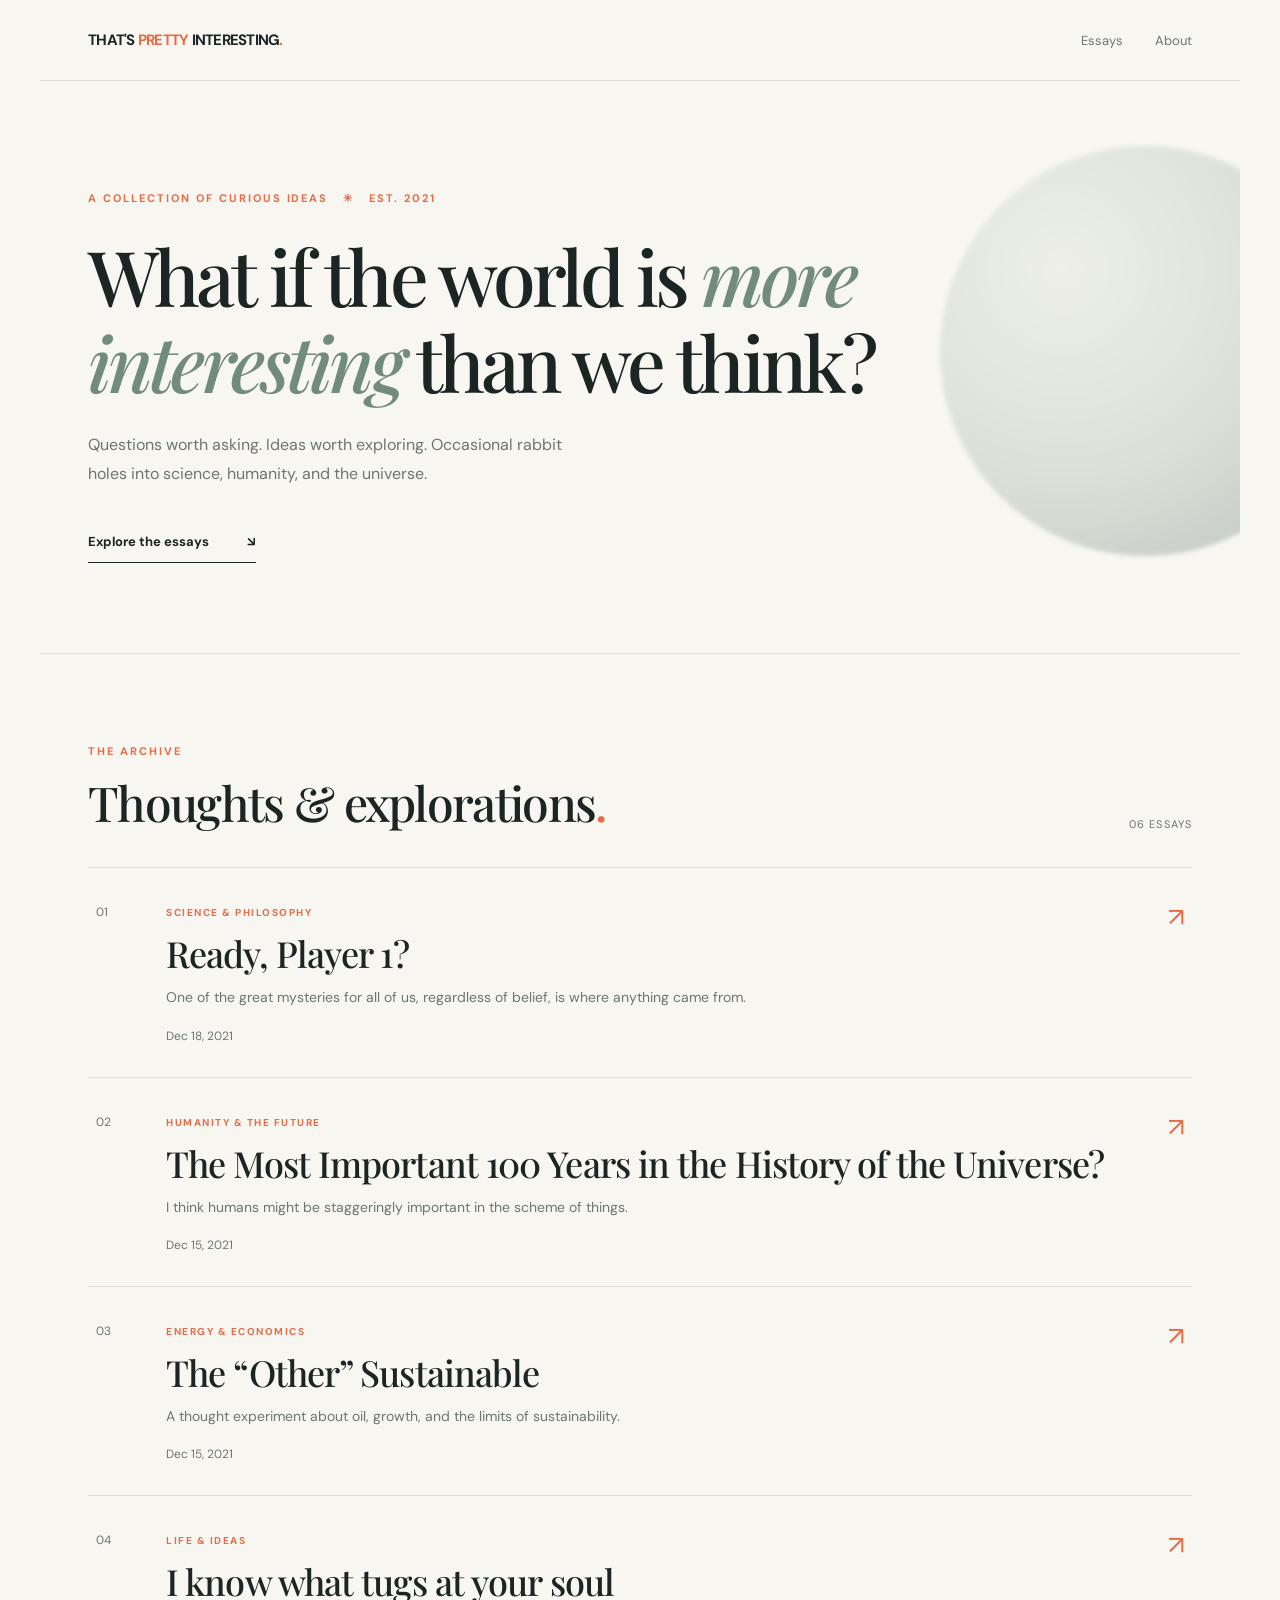
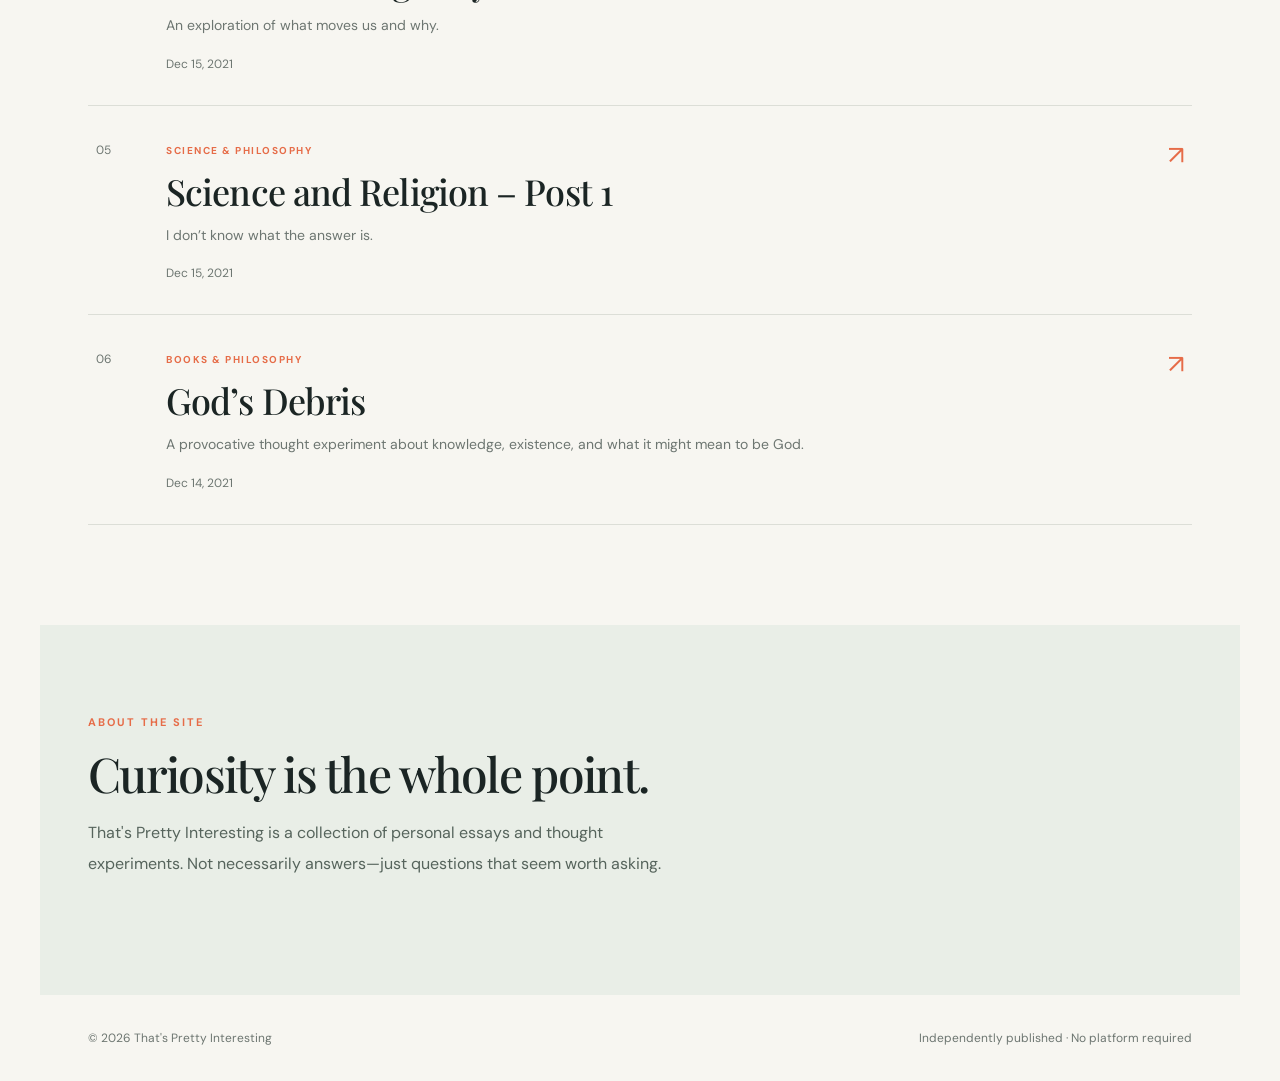
<file: index.html>
<!doctype html><html lang="en"><head><meta charset="utf-8"><meta name="viewport" content="width=device-width,initial-scale=1"><meta name="description" content="That's Pretty Interesting — essays on science, ideas, energy, and the human experience."><title>That's Pretty Interesting</title><link rel="stylesheet" href="style.css"></head><body><header class="top"><a class="brand" href="/">THAT'S <em>PRETTY</em> INTERESTING<span class="dot">.</span></a><nav><a href="#essays">Essays</a><a href="#about">About</a></nav></header><main><section class="hero"><div class="eyebrow">A COLLECTION OF CURIOUS IDEAS <span>✳</span> EST. 2021</div><h1>What if the world is <i>more interesting</i> than we think?</h1><p>Questions worth asking. Ideas worth exploring. Occasional rabbit holes into science, humanity, and the universe.</p><a class="explore" href="#essays">Explore the essays <span>↘</span></a><div class="orb" aria-hidden="true"></div></section><section id="essays" class="essays"><div class="section-heading"><div><span class="eyebrow">THE ARCHIVE</span><h2>Thoughts & explorations<span class="dot">.</span></h2></div><span class="count">06 ESSAYS</span></div><div id="post-list"></div></section><section id="about" class="about"><span class="eyebrow">ABOUT THE SITE</span><h2>Curiosity is the whole point.</h2><p>That's Pretty Interesting is a collection of personal essays and thought experiments. Not necessarily answers—just questions that seem worth asking.</p></section></main><footer><span>© <span id="year"></span> That's Pretty Interesting</span><span>Independently published · No platform required</span></footer><script src="posts.js"></script><script src="script.js"></script></body></html>
</file>
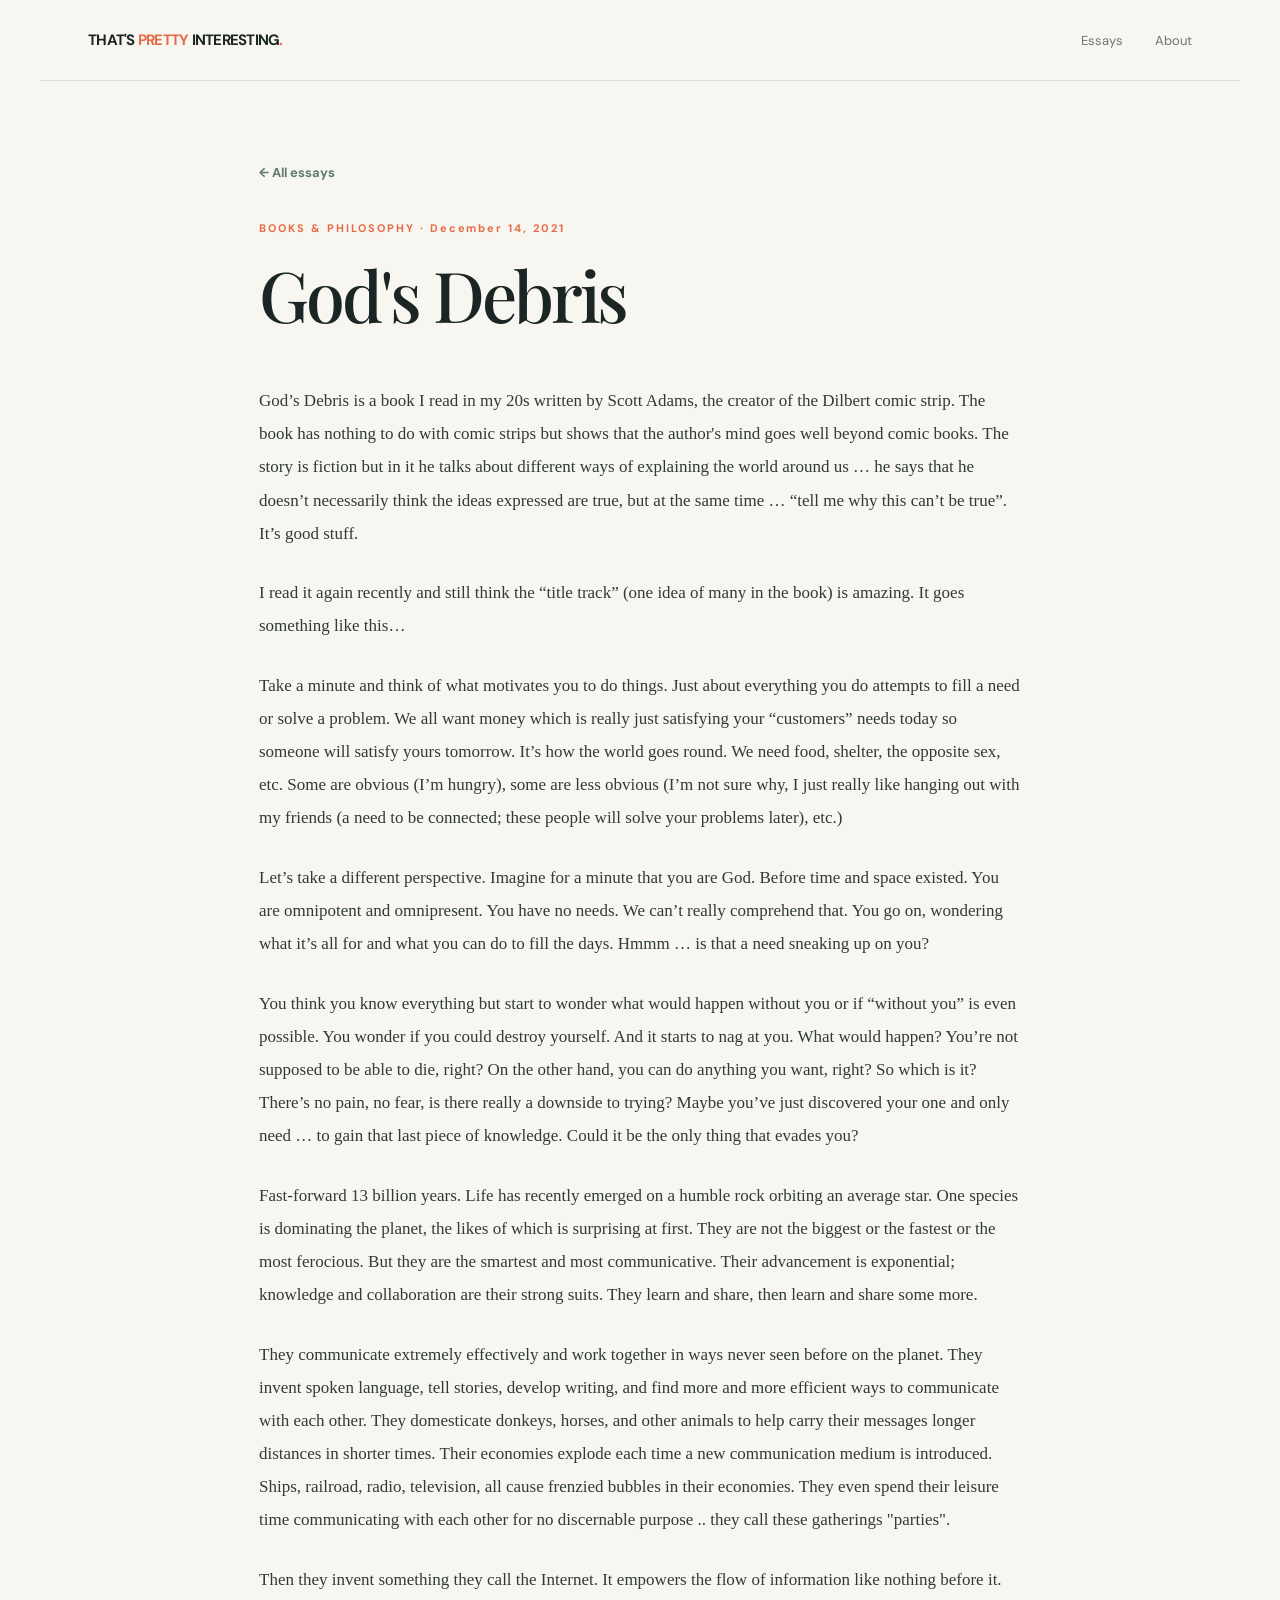
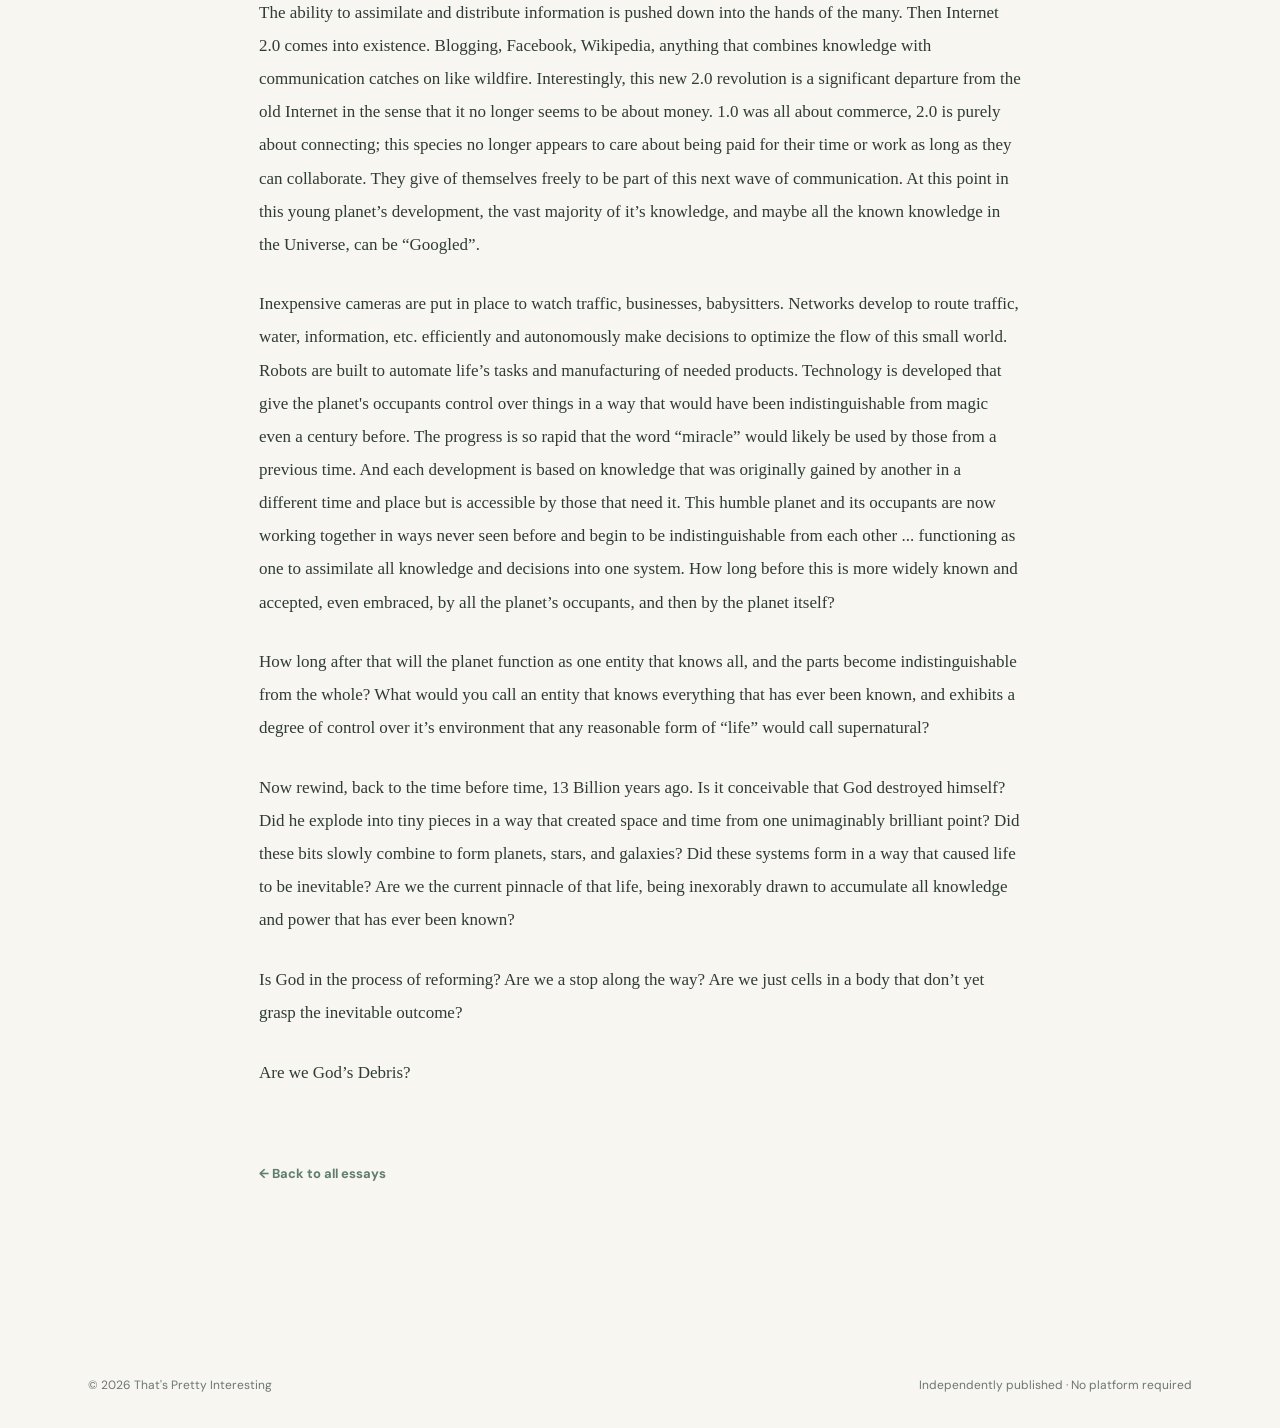
<file: post/god-s-debris.html>
<!doctype html><html lang="en"><head><meta charset="utf-8"><meta name="viewport" content="width=device-width,initial-scale=1"><meta name="description" content="God&#x27;s Debris"><title>God&#x27;s Debris | That's Pretty Interesting</title><link rel="stylesheet" href="../style.css"></head><body><header class="top"><a class="brand" href="../index.html">THAT'S <em>PRETTY</em> INTERESTING<span class="dot">.</span></a><nav><a href="../index.html#essays">Essays</a><a href="../index.html#about">About</a></nav></header><main class="article-wrap"><a class="back" href="../index.html#essays">← All essays</a><div class="eyebrow">BOOKS &amp; PHILOSOPHY · December 14, 2021</div><h1>God&#x27;s Debris</h1><div class="article-body"><p><span><span><span>God’s Debris is a book I read in my 20s written by Scott Adams, the creator of the Dilbert comic strip. The book has nothing to do with comic strips but shows that the author's mind goes well beyond comic books. The story is fiction but in it he talks about different ways of explaining the world around us … he says that he doesn’t necessarily think the ideas expressed are true, but at the same time … “tell me why this can’t be true”. It’s good stuff.</span></span></span></p>
<p><span><span><span>I read it again recently and still think the “title track” (one idea of many in the book) is amazing. It goes something like this…</span></span></span></p>
<p><span><span><span>Take a minute and think of what motivates you to do things. Just about everything you do attempts to fill a need or solve a problem. We all want money which is really just satisfying your “customers” needs today so someone will satisfy yours tomorrow. It’s how the world goes round. We need food, shelter, the opposite sex, etc. Some are obvious (I’m hungry), some are less obvious (I’m not sure why, I just really like hanging out with my friends (a need to be connected; these people will solve your problems later), etc.)</span></span></span></p>
<p><span><span><span>Let’s take a different perspective. Imagine for a minute that you are God. Before time and space existed. You are omnipotent and omnipresent. You have no needs. We can’t really comprehend that. You go on, wondering what it’s all for and what you can do to fill the days. Hmmm … is that a need sneaking up on you?</span></span></span></p>
<p><span><span><span>You think you know everything but start to wonder what would happen without you or if “without you” is even possible. You wonder if you could destroy yourself. And it starts to nag at you. What would happen? You’re not supposed to be able to die, right? On the other hand, you can do anything you want, right? So which is it? There’s no pain, no fear, is there really a downside to trying? Maybe you’ve just discovered your one and only need … to gain that last piece of knowledge. Could it be the only thing that evades you?</span></span></span></p>
<p><span><span><span>Fast-forward 13 billion years. Life has recently emerged on a humble rock orbiting an average star. One species is dominating the planet, the likes of which is surprising at first. They are not the biggest or the fastest or the most ferocious. But they are the smartest and most communicative. Their advancement is exponential; knowledge and collaboration are their strong suits. They learn and share, then learn and share some more.</span></span></span></p>
<p><span><span><span>They communicate extremely effectively and work together in ways never seen before on the planet. They invent spoken language, tell stories, develop writing, and find more and more efficient ways to communicate with each other. They domesticate donkeys, horses, and other animals to help carry their messages longer distances in shorter times. Their economies explode each time a new communication medium is introduced. Ships, railroad, radio, television, all cause frenzied bubbles in their economies. They even spend their leisure time communicating with each other for no discernable purpose .. they call these gatherings "parties".</span></span></span></p>
<p><span><span><span>Then they invent something they call the Internet. It empowers the flow of information like nothing before it. The ability to assimilate and distribute information is pushed down into the hands of the many. Then Internet 2.0 comes into existence. Blogging, Facebook, Wikipedia, anything that combines knowledge with communication catches on like wildfire. Interestingly, this new 2.0 revolution is a significant departure from the old Internet in the sense that it no longer seems to be about money. 1.0 was all about commerce, 2.0 is purely about connecting; this species no longer appears to care about being paid for their time or work as long as they can collaborate. They give of themselves freely to be part of this next wave of communication. At this point in this young planet’s development, the vast majority of it’s knowledge, and maybe all the known knowledge in the Universe, can be “Googled”.</span></span></span></p>
<p><span><span><span>Inexpensive cameras are put in place to watch traffic, businesses, babysitters. Networks develop to route traffic, water, information, etc. efficiently and autonomously make decisions to optimize the flow of this small world. Robots are built to automate life’s tasks and manufacturing of needed products. Technology is developed that give the planet's occupants control over things in a way that would have been indistinguishable from magic even a century before. The progress is so rapid that the word “miracle” would likely be used by those from a previous time. And each development is based on knowledge that was originally gained by another in a different time and place but is accessible by those that need it. This humble planet and its occupants are now working together in ways never seen before and begin to be indistinguishable from each other ... functioning as one to assimilate all knowledge and decisions into one system. How long before this is more widely known and accepted, even embraced, by all the planet’s occupants, and then by the planet itself?</span></span></span></p>
<p><span><span><span>How long after that will the planet function as one entity that knows all, and the parts become indistinguishable from the whole? What would you call an entity that knows everything that has ever been known, and exhibits a degree of control over it’s environment that any reasonable form of “life” would call supernatural?</span></span></span></p>
<p><span><span><span>Now rewind, back to the time before time, 13 Billion years ago. Is it conceivable that God destroyed himself? Did he explode into tiny pieces in a way that created space and time from one unimaginably brilliant point? Did these bits slowly combine to form planets, stars, and galaxies? Did these systems form in a way that caused life to be inevitable? Are we the current pinnacle of that life, being inexorably drawn to accumulate all knowledge and power that has ever been known?</span></span></span></p>
<p><span><span><span>Is God in the process of reforming? Are we a stop along the way? Are we just cells in a body that don’t yet grasp the inevitable outcome?</span></span></span></p>
<p><span><span><span>Are we God’s Debris?</span></span></span></p></div><a class="back" href="../index.html#essays">← Back to all essays</a></main><footer><span>© <span id="year">2026</span> That's Pretty Interesting</span><span>Independently published · No platform required</span></footer><script>document.getElementById('year').textContent=new Date().getFullYear()</script></body></html>
</file>
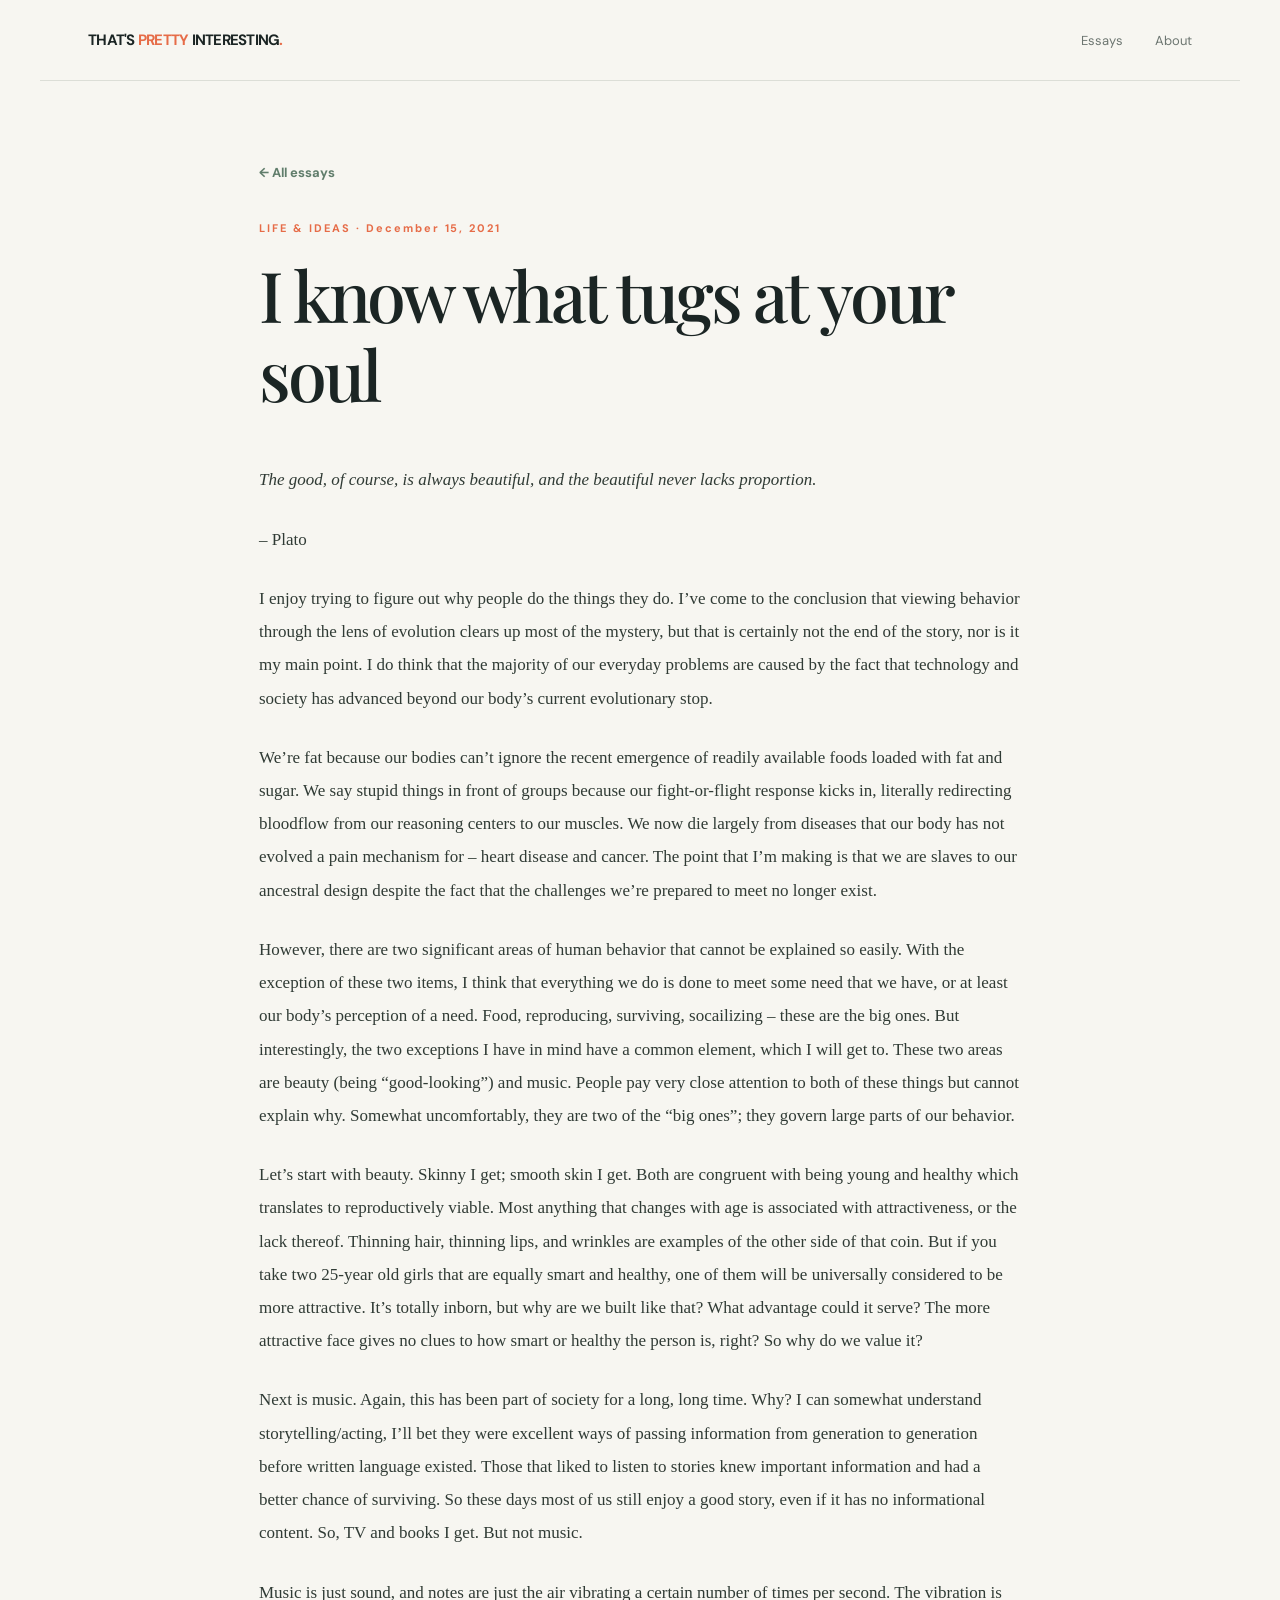
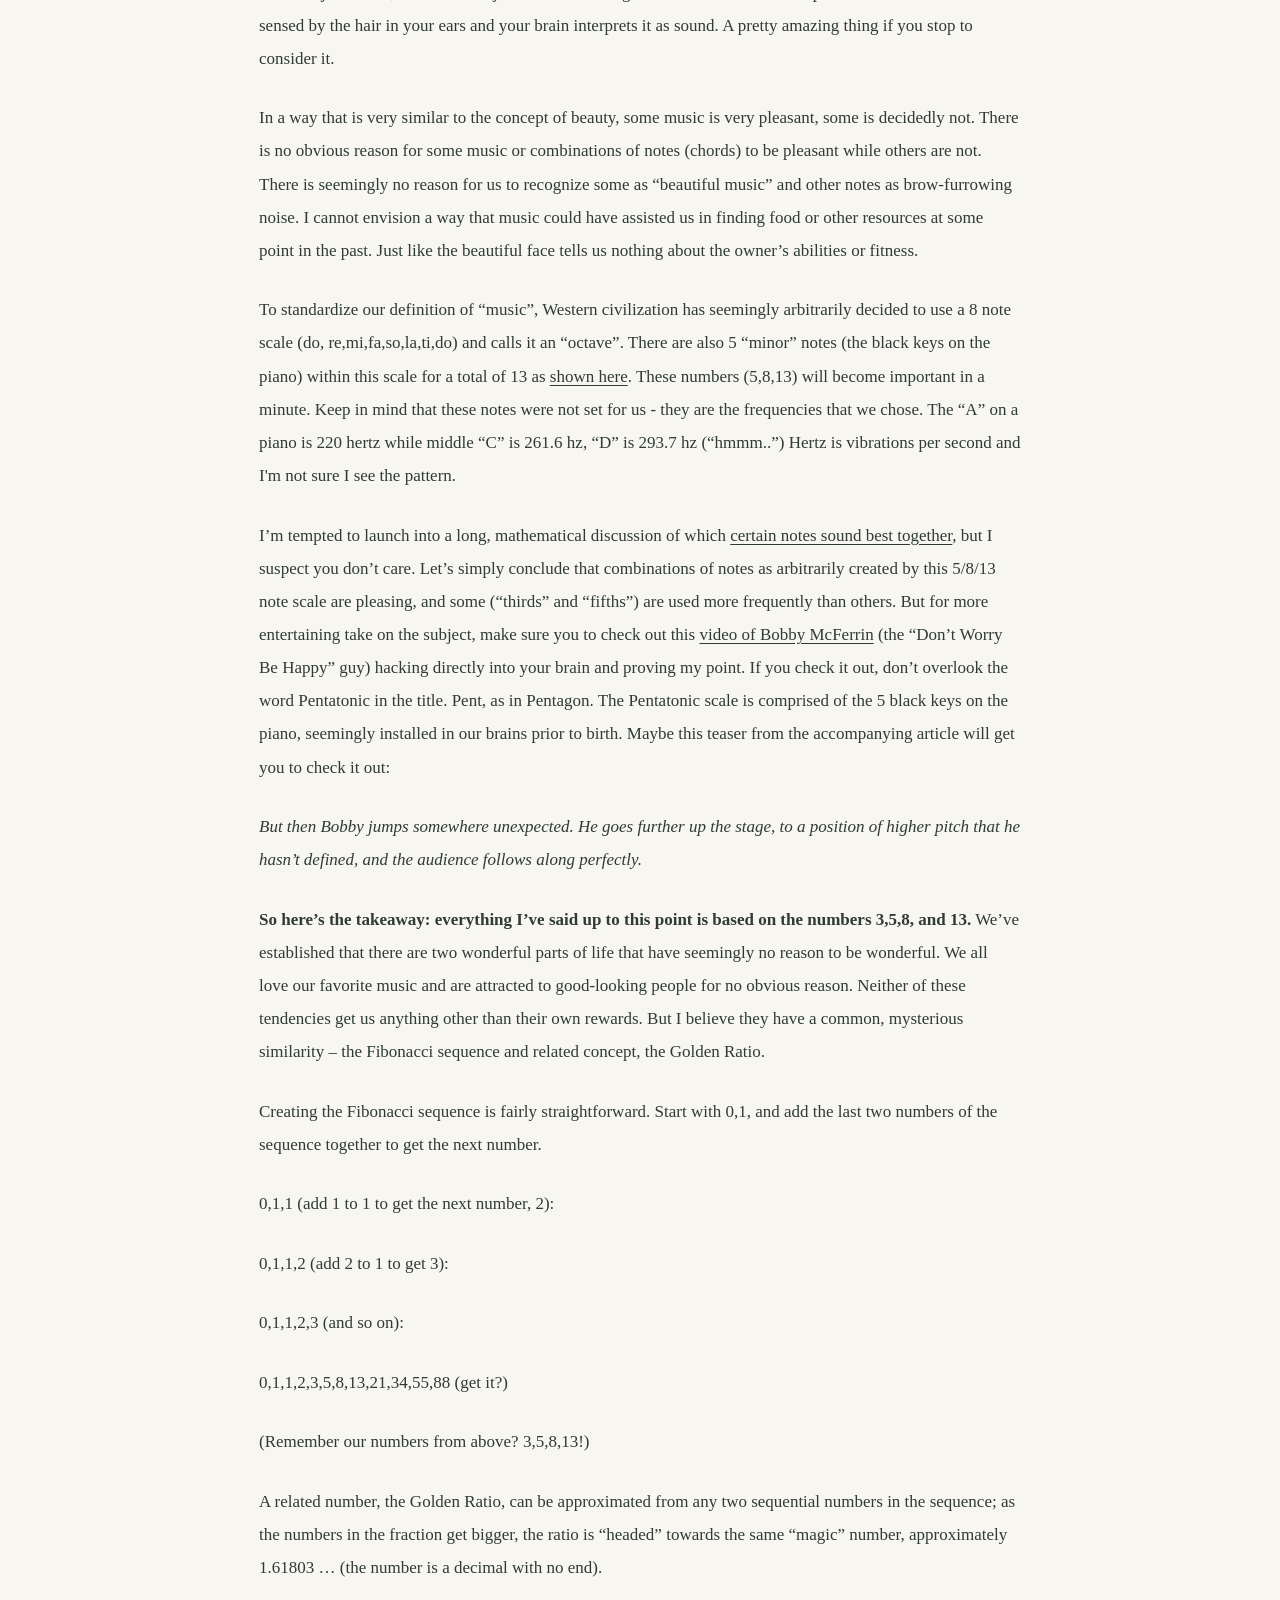
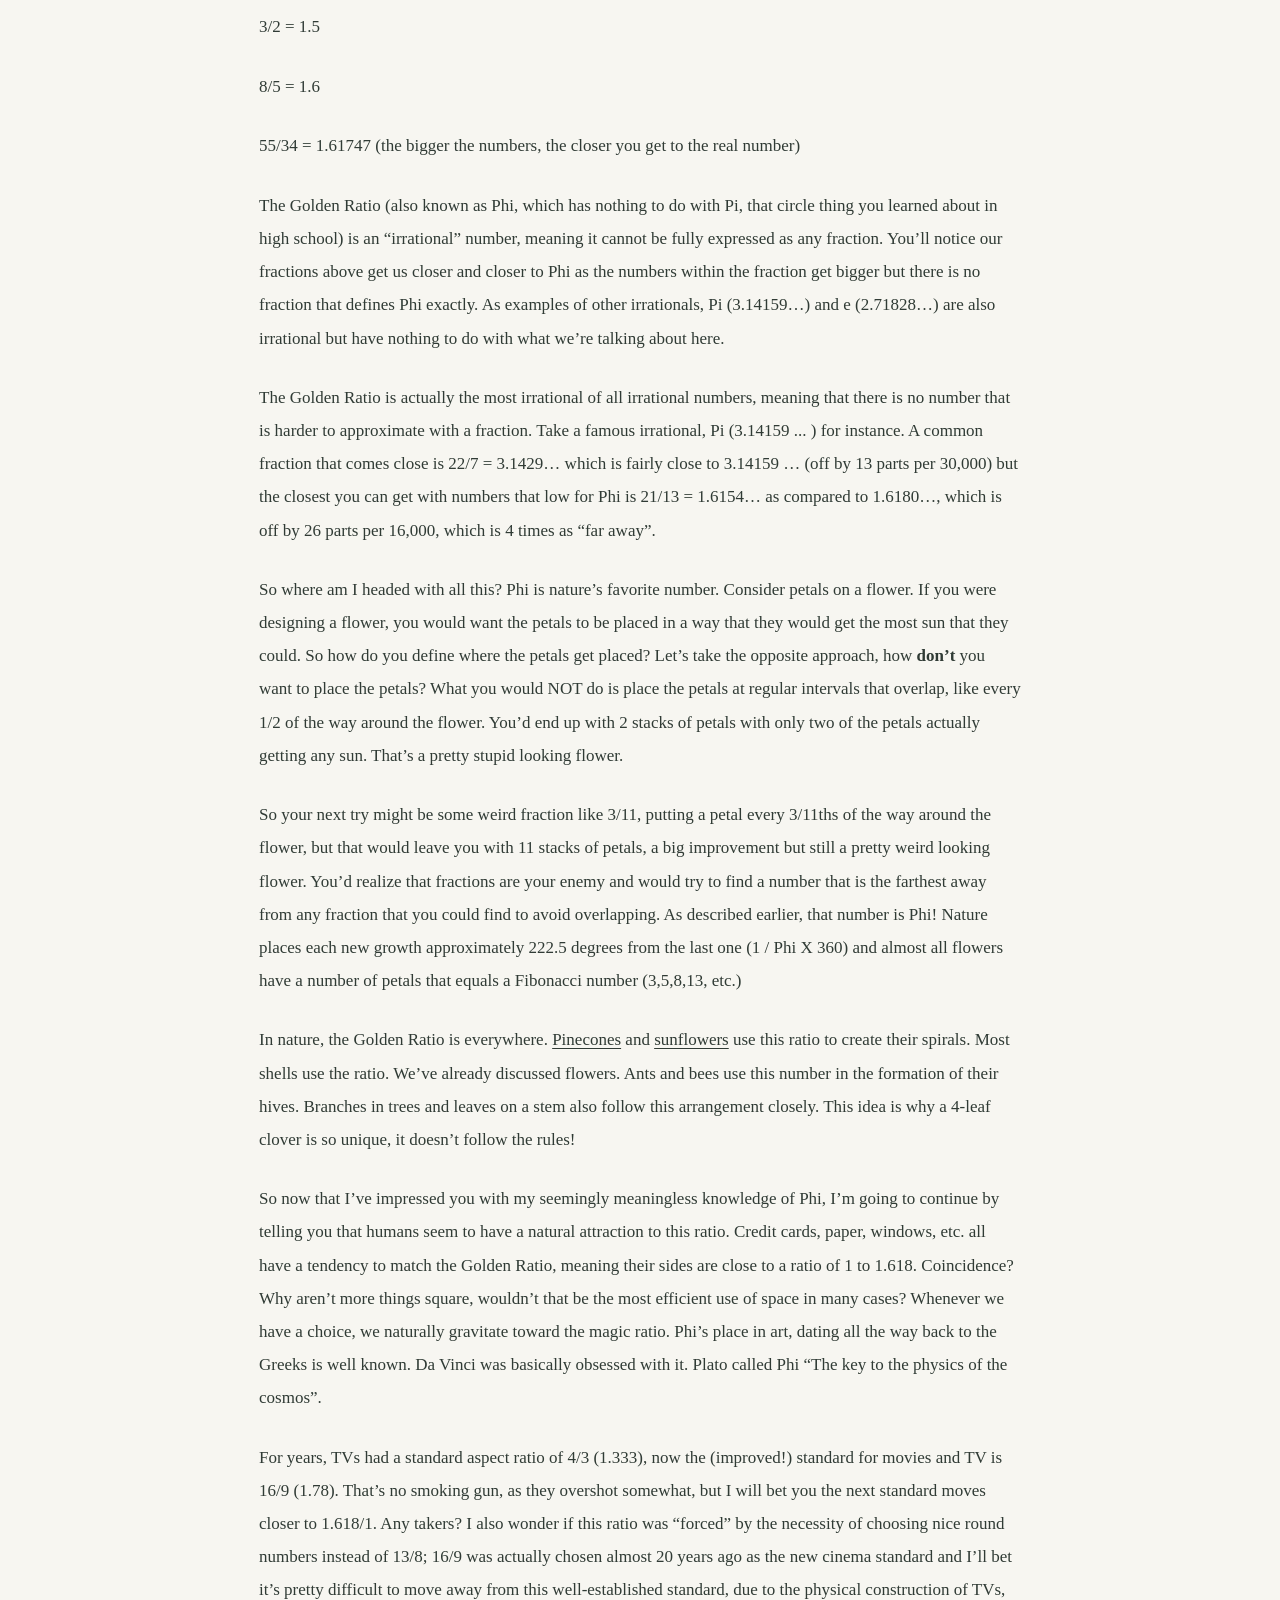
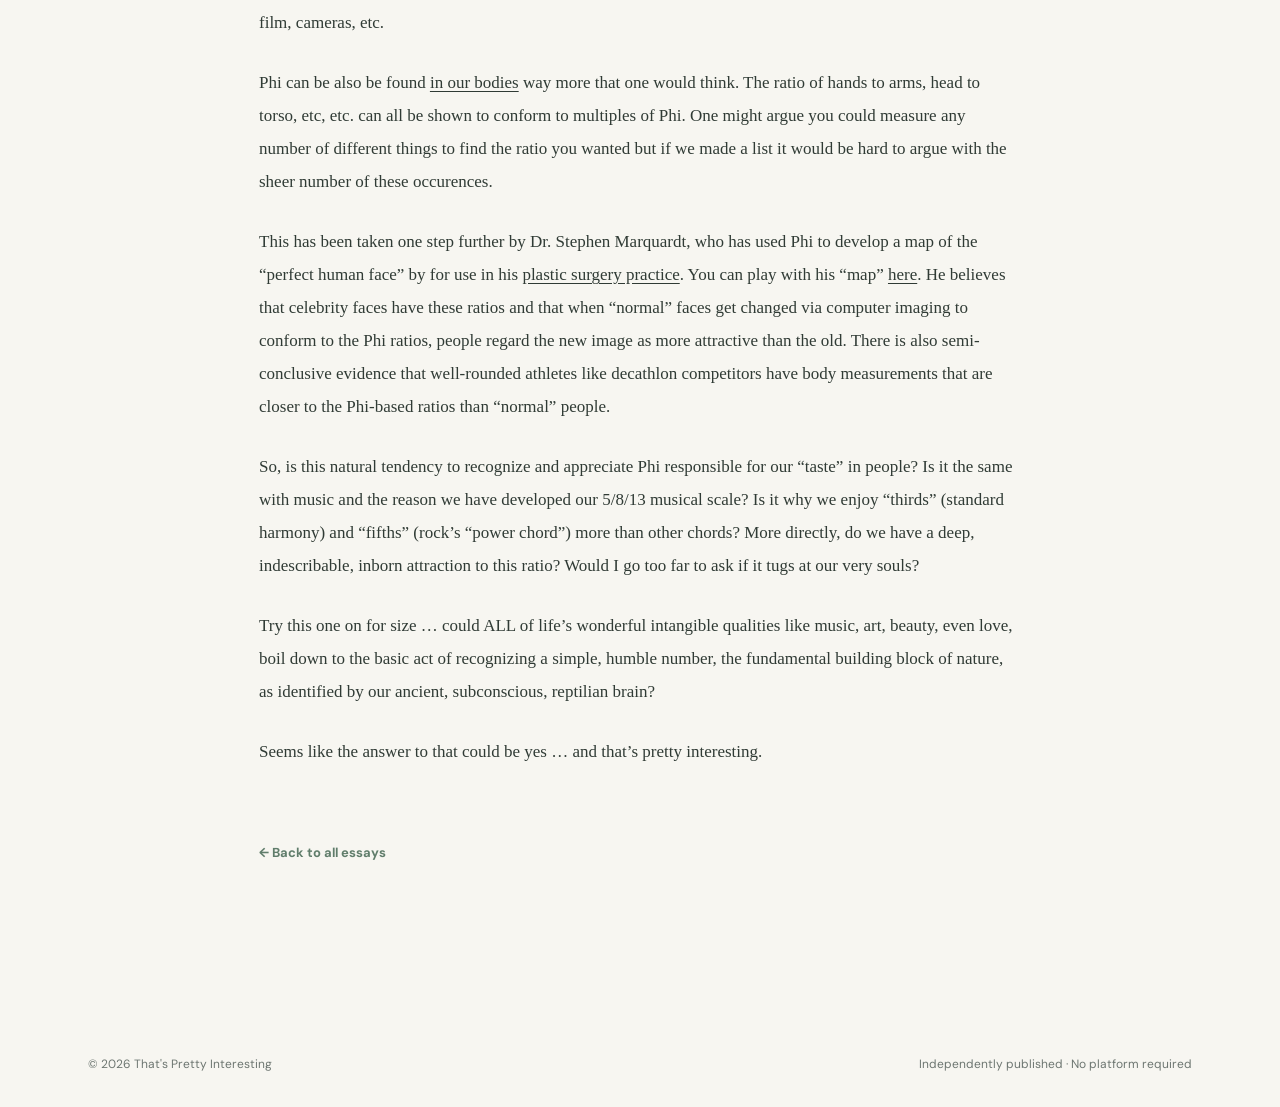
<file: post/i-know-what-tugs-at-your-soul.html>
<!doctype html><html lang="en"><head><meta charset="utf-8"><meta name="viewport" content="width=device-width,initial-scale=1"><meta name="description" content="I know what tugs at your soul"><title>I know what tugs at your soul | That's Pretty Interesting</title><link rel="stylesheet" href="../style.css"></head><body><header class="top"><a class="brand" href="../index.html">THAT'S <em>PRETTY</em> INTERESTING<span class="dot">.</span></a><nav><a href="../index.html#essays">Essays</a><a href="../index.html#about">About</a></nav></header><main class="article-wrap"><a class="back" href="../index.html#essays">← All essays</a><div class="eyebrow">LIFE &amp; IDEAS · December 15, 2021</div><h1>I know what tugs at your soul</h1><div class="article-body"><p><span><em><span><span>The good, of course, is always beautiful, and the beautiful never lacks proportion.</span></span></em></span></p>
<p><span><span><span>– Plato</span></span></span></p>
<p><span><span><span>I enjoy trying to figure out why people do the things they do. I’ve come to the conclusion that viewing behavior through the lens of evolution clears up most of the mystery, but that is certainly not the end of the story, nor is it my main point. I do think that the majority of our everyday problems are caused by the fact that technology and society has advanced beyond our body’s current evolutionary stop.</span></span></span></p>
<p><span><span><span>We’re fat because our bodies can’t ignore the recent emergence of readily available foods loaded with fat and sugar. We say stupid things in front of groups because our fight-or-flight response kicks in, literally redirecting bloodflow from our reasoning centers to our muscles. We now die largely from diseases that our body has not evolved a pain mechanism for – heart disease and cancer. The point that I’m making is that we are slaves to our ancestral design despite the fact that the challenges we’re prepared to meet no longer exist.</span></span></span></p>
<p><span><span><span>However, there are two significant areas of human behavior that cannot be explained so easily. With the exception of these two items, I think that everything we do is done to meet some need that we have, or at least our body’s perception of a need. Food, reproducing, surviving, socailizing – these are the big ones. But interestingly, the two exceptions I have in mind have a common element, which I will get to. These two areas are beauty (being “good-looking”) and music. People pay very close attention to both of these things but cannot explain why. Somewhat uncomfortably, they are two of the “big ones”; they govern large parts of our behavior.</span></span></span></p>
<p><span><span><span>Let’s start with beauty. Skinny I get; smooth skin I get. Both are congruent with being young and healthy which translates to reproductively viable. Most anything that changes with age is associated with attractiveness, or the lack thereof. Thinning hair, thinning lips, and wrinkles are examples of the other side of that coin. But if you take two 25-year old girls that are equally smart and healthy, one of them will be universally considered to be more attractive. It’s totally inborn, but why are we built like that? What advantage could it serve? The more attractive face gives no clues to how smart or healthy the person is, right? So why do we value it?</span></span></span></p>
<p><span><span><span>Next is music. Again, this has been part of society for a long, long time. Why? I can somewhat understand storytelling/acting, I’ll bet they were excellent ways of passing information from generation to generation before written language existed. Those that liked to listen to stories knew important information and had a better chance of surviving. So these days most of us still enjoy a good story, even if it has no informational content. So, TV and books I get. But not music.</span></span></span></p>
<p><span><span><span>Music is just sound, and notes are just the air vibrating a certain number of times per second. The vibration is sensed by the hair in your ears and your brain interprets it as sound. A pretty amazing thing if you stop to consider it.</span></span></span></p>
<p><span><span><span>In a way that is very similar to the concept of beauty, some music is very pleasant, some is decidedly not. There is no obvious reason for some music or combinations of notes (chords) to be pleasant while others are not. There is seemingly no reason for us to recognize some as “beautiful music” and other notes as brow-furrowing noise. I cannot envision a way that music could have assisted us in finding food or other resources at some point in the past. Just like the beautiful face tells us nothing about the owner’s abilities or fitness.</span></span></span></p>
<p><span><span><span>To standardize our definition of “music”, Western civilization has seemingly arbitrarily decided to use a 8 note scale (do, re,mi,fa,so,la,ti,do) and calls it an “octave”. There are also 5 “minor” notes (the black keys on the piano) within this scale for a total of 13 as </span></span><a href="http://1.bp.blogspot.com/_nb7ga4A1Xk4/SHJuxoOqZqI/AAAAAAAABIs/pKjd0ij8zUk/s400/Piano-keyboard1.JPG"><span>shown here</span></a><span><span>. These numbers (5,8,13) will become important in a minute. Keep in mind that these notes were not set for us - they are the frequencies that we chose.  The “A” on a piano is 220 hertz while middle “C” is 261.6 hz, “D” is 293.7 hz (“hmmm..”) Hertz is vibrations per second and I'm not sure I see the pattern.</span></span></span></p>
<p><span><span><span>I’m tempted to launch into a long, mathematical discussion of which </span></span><a href="http://www.musicmasterworks.com/WhereMathMeetsMusic.html"><span>certain notes sound best together</span></a><span><span>, but I suspect you don’t care. Let’s simply conclude that combinations of notes as arbitrarily created by this 5/8/13 note scale are pleasing, and some (“thirds” and “fifths”) are used more frequently than others. But for more entertaining take on the subject, make sure you to check out this </span></span><a href="http://www.intellectualpornography.com/2009/07/one-oclock-daily-bobby-mcferrin-and-the-pentatonic-scale.html"><span>video of Bobby McFerrin</span></a><span><span> (the “Don’t Worry Be Happy” guy) hacking directly into your brain and proving my point. If you check it out, don’t overlook the word Pentatonic in the title. Pent, as in Pentagon. The Pentatonic scale is comprised of the 5 black keys on the piano, seemingly installed in our brains prior to birth. Maybe this teaser from the accompanying article will get you to check it out:</span></span></span></p>
<p><span><em><span><span>But then Bobby jumps somewhere unexpected. He goes further up the stage, to a position of higher pitch that he hasn’t defined, and the audience follows along perfectly.</span></span></em></span></p>
<p><span><strong><span><span>So here’s the takeaway: everything I’ve said up to this point is based on the numbers 3,5,8, and 13.</span></span></strong><span>
</span><span>
</span><span><span> We’ve established that there are two wonderful parts of life that have seemingly no reason to be wonderful. We all love our favorite music and are attracted to good-looking people for no obvious reason. Neither of these tendencies get us anything other than their own rewards. But I believe they have a common, mysterious similarity – the Fibonacci sequence and related concept, the Golden Ratio.</span></span></span></p>
<p><span><span><span>Creating the Fibonacci sequence is fairly straightforward. Start with 0,1, and add the last two numbers of the sequence together to get the next number.</span></span></span></p>
<p><span><span><span>0,1,1 (add 1 to 1 to get the next number, 2):</span></span></span></p>
<p><span><span><span>0,1,1,2 (add 2 to 1 to get 3):</span></span></span></p>
<p><span><span><span>0,1,1,2,3 (and so on):</span></span></span></p>
<p><span><span><span>0,1,1,2,3,5,8,13,21,34,55,88 (get it?)</span></span></span></p>
<p><span><span><span>(Remember our numbers from above? 3,5,8,13!)</span></span></span></p>
<p><span><span><span>A related number, the Golden Ratio, can be approximated from any two sequential numbers in the sequence; as the numbers in the fraction get bigger, the ratio is “headed” towards the same “magic” number, approximately 1.61803 … (the number is a decimal with no end).</span></span></span></p>
<p><span><span><span>3/2 = 1.5</span></span></span></p>
<p><span><span><span>8/5 = 1.6</span></span></span></p>
<p><span><span><span>55/34 = 1.61747 (the bigger the numbers, the closer you get to the real number)</span></span></span></p>
<p><span><span><span>The Golden Ratio (also known as Phi, which has nothing to do with Pi, that circle thing you learned about in high school) is an “irrational” number, meaning it cannot be fully expressed as any fraction. You’ll notice our fractions above get us closer and closer to Phi as the numbers within the fraction get bigger but there is no fraction that defines Phi exactly. As examples of other irrationals, Pi (3.14159…) and e (2.71828…) are also irrational but have nothing to do with what we’re talking about here.</span></span></span></p>
<p><span><span><span>The Golden Ratio is actually the most irrational of all irrational numbers, meaning that there is no number that is harder to approximate with a fraction. Take a famous irrational, Pi (3.14159 ... ) for instance.  A common fraction that comes close is 22/7 = 3.1429… which is fairly close to 3.14159 … (off by 13 parts per 30,000) but the closest you can get with numbers that low for Phi is 21/13 = 1.6154… as compared to 1.6180…, which is off by 26 parts per 16,000, which is 4 times as “far away”.</span></span></span></p>
<p><span><span><span>So where am I headed with all this? Phi is nature’s favorite number. Consider petals on a flower. If you were designing a flower, you would want the petals to be placed in a way that they would get the most sun that they could. So how do you define where the petals get placed? Let’s take the opposite approach, how </span></span><strong><span><span>don’t</span></span></strong><span><span> you want to place the petals? What you would NOT do is place the petals at regular intervals that overlap, like every 1/2 of the way around the flower. You’d end up with 2 stacks of petals with only two of the petals actually getting any sun. That’s a pretty stupid looking flower.</span></span></span></p>
<p><span><span><span>So your next try might be some weird fraction like 3/11, putting a petal every 3/11ths of the way around the flower, but that would leave you with 11 stacks of petals, a big improvement but still a pretty weird looking flower. You’d realize that fractions are your enemy and would try to find a number that is the farthest away from any fraction that you could find to avoid overlapping. As described earlier, that number is Phi! Nature places each new growth approximately 222.5 degrees from the last one (1 / Phi X 360) and almost all flowers have a number of petals that equals a Fibonacci number (3,5,8,13, etc.)</span></span></span></p>
<p><span><span><span>In nature, the Golden Ratio is everywhere. </span></span><a href="http://www.mcs.surrey.ac.uk/Personal/R.Knott/Fibonacci/fibnat.html#pinecones"><span>Pinecones</span></a><span><span> and </span></span><a href="http://www.geocities.com/jyce3/pineandsun.htm"><span>sunflowers</span></a><span><span> use this ratio to create their spirals. Most shells use the ratio. We’ve already discussed flowers. Ants and bees use this number in the formation of their hives. Branches in trees and leaves on a stem also follow this arrangement closely. This idea is why a 4-leaf clover is so unique, it doesn’t follow the rules!</span></span></span></p>
<p><span><span><span>So now that I’ve impressed you with my seemingly meaningless knowledge of Phi, I’m going to continue by telling you that humans seem to have a natural attraction to this ratio. Credit cards, paper, windows, etc. all have a tendency to match the Golden Ratio, meaning their sides are close to a ratio of 1 to 1.618. Coincidence? Why aren’t more things square, wouldn’t that be the most efficient use of space in many cases? Whenever we have a choice, we naturally gravitate toward the magic ratio. Phi’s place in art, dating all the way back to the Greeks is well known. Da Vinci was basically obsessed with it. Plato called Phi “The key to the physics of the cosmos”.</span></span></span></p>
<p><span><span><span>For years, TVs had a standard aspect ratio of 4/3 (1.333), now the (improved!) standard for movies and TV is 16/9 (1.78). That’s no smoking gun, as they overshot somewhat, but I will bet you the next standard moves closer to 1.618/1. Any takers? I also wonder if this ratio was “forced” by the necessity of choosing nice round numbers instead of 13/8; 16/9 was actually chosen almost 20 years ago as the new cinema standard and I’ll bet it’s pretty difficult to move away from this well-established standard, due to the physical construction of TVs, film, cameras, etc.</span></span></span></p>
<p><span><span><span>Phi can be also be found </span></span><a href="http://evolutionoftruth.com/div/hand.htm"><span>in our bodies</span></a><span><span> way more that one would think. The ratio of hands to arms, head to torso, etc, etc. can all be shown to conform to multiples of Phi. One might argue you could measure any number of different things to find the ratio you wanted but if we made a list it would be hard to argue with the sheer number of these occurences.</span></span></span></p>
<p><span><span><span>This has been taken one step further by Dr. Stephen Marquardt, who has used Phi to develop a map of the “perfect human face” by for use in his </span></span><a href="http://www.beautyanalysis.com/index2_mba.htm"><span>plastic surgery practice</span></a><span><span>. You can play with his “map” </span></span><a href="http://www.intmath.com/Numbers/mathOfBeauty.php"><span>here</span></a><span><span>. He believes that celebrity faces have these ratios and that when “normal” faces get changed via computer imaging to conform to the Phi ratios, people regard the new image as more attractive than the old. There is also semi-conclusive evidence that well-rounded athletes like decathlon competitors have body measurements that are closer to the Phi-based ratios than “normal” people.</span></span></span></p>
<p><span><span><span>So, is this natural tendency to recognize and appreciate Phi responsible for our “taste” in people? Is it the same with music and the reason we have developed our 5/8/13 musical scale? Is it why we enjoy “thirds” (standard harmony) and “fifths” (rock’s “power chord”) more than other chords? More directly, do we have a deep, indescribable, inborn attraction to this ratio? Would I go too far to ask if it tugs at our very souls?</span></span></span></p>
<p><span><span><span>Try this one on for size … could ALL of life’s wonderful intangible qualities like music, art, beauty, even love, boil down to the basic act of recognizing a simple, humble number, the fundamental building block of nature, as identified by our ancient, subconscious, reptilian brain?</span></span></span></p>
<p><span><span><span>Seems like the answer to that could be yes … and that’s pretty interesting.</span></span></span></p></div><a class="back" href="../index.html#essays">← Back to all essays</a></main><footer><span>© <span id="year">2026</span> That's Pretty Interesting</span><span>Independently published · No platform required</span></footer><script>document.getElementById('year').textContent=new Date().getFullYear()</script></body></html>
</file>
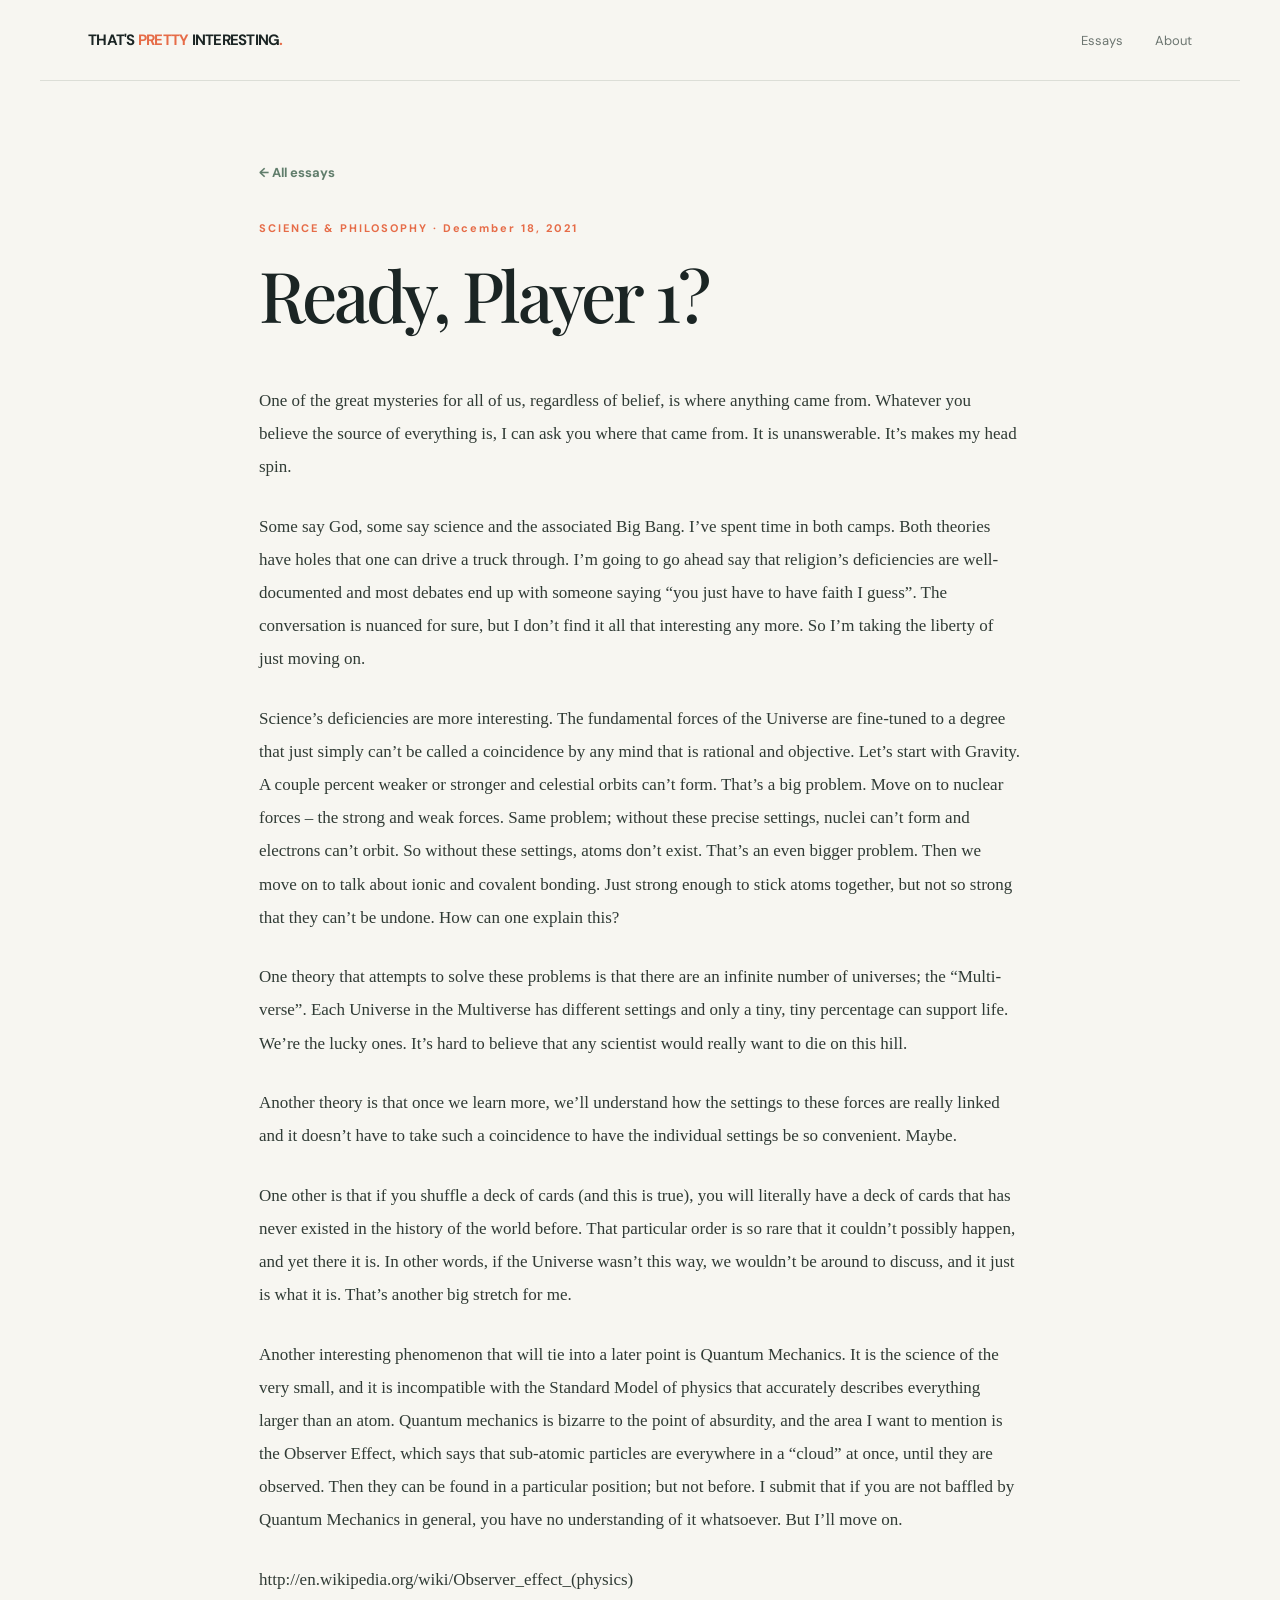
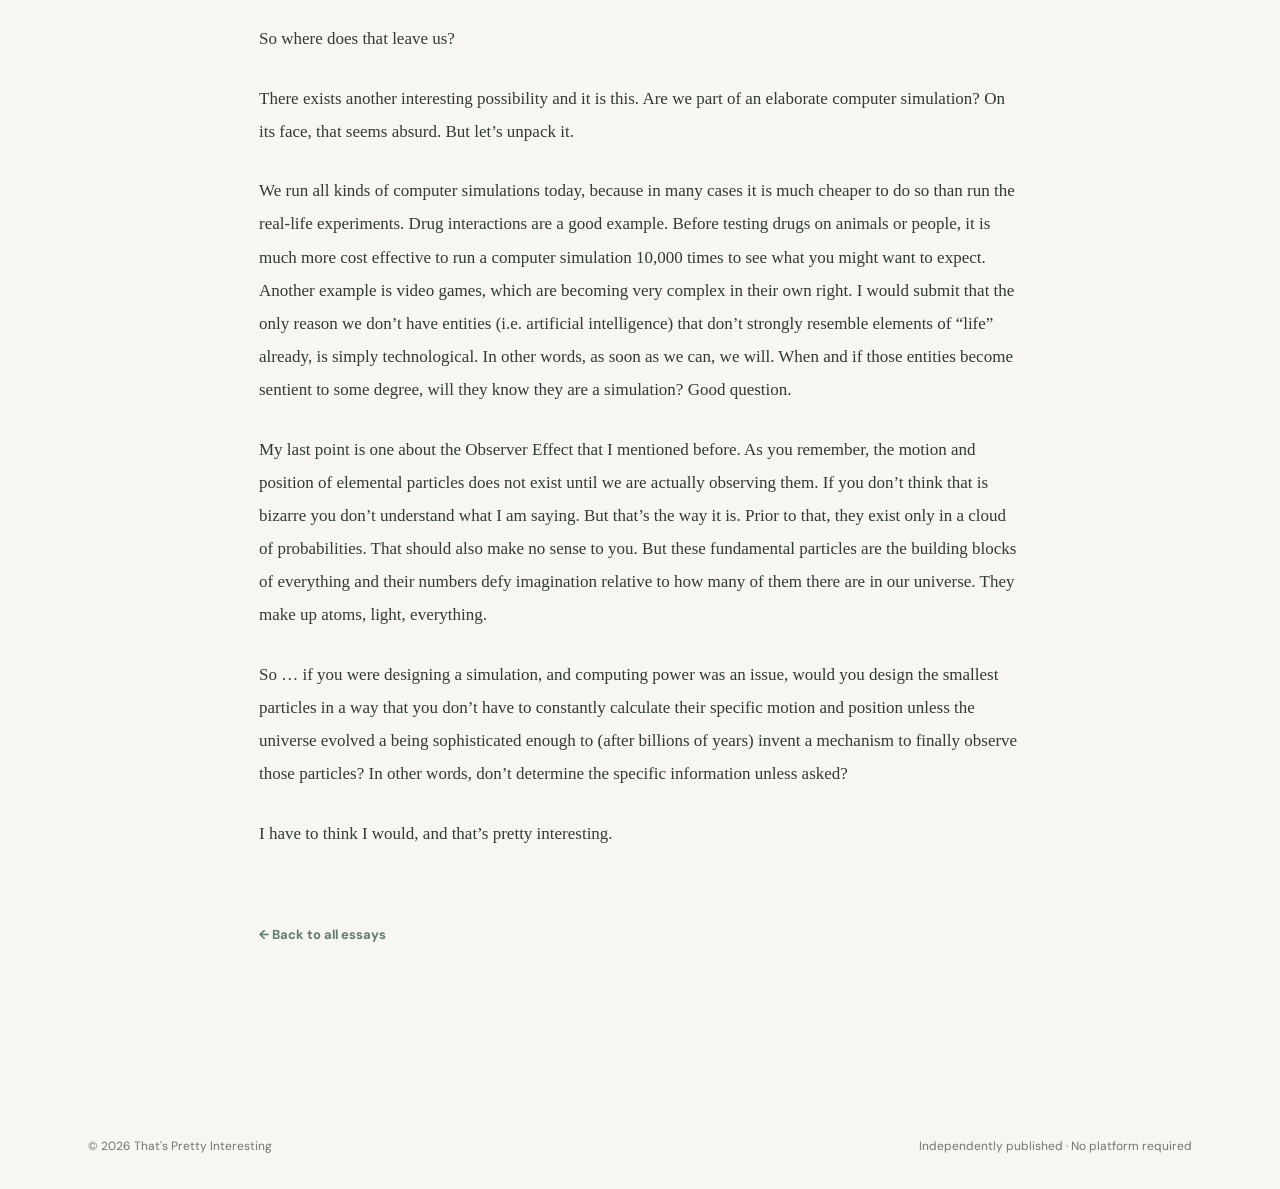
<file: post/ready-player-1.html>
<!doctype html><html lang="en"><head><meta charset="utf-8"><meta name="viewport" content="width=device-width,initial-scale=1"><meta name="description" content="Ready, Player 1?"><title>Ready, Player 1? | That's Pretty Interesting</title><link rel="stylesheet" href="../style.css"></head><body><header class="top"><a class="brand" href="../index.html">THAT'S <em>PRETTY</em> INTERESTING<span class="dot">.</span></a><nav><a href="../index.html#essays">Essays</a><a href="../index.html#about">About</a></nav></header><main class="article-wrap"><a class="back" href="../index.html#essays">← All essays</a><div class="eyebrow">SCIENCE &amp; PHILOSOPHY · December 18, 2021</div><h1>Ready, Player 1?</h1><div class="article-body"><p><span><span>One of the great mysteries for all of us, regardless of belief, is where anything came from.  Whatever you believe the source of everything is, I can ask you where that came from. It is unanswerable.  It’s makes my head spin.</span></span></p>
<p><span><span>Some say God, some say science and the associated Big Bang.  I’ve spent time in both camps.  Both theories have holes that one can drive a truck through.  I’m going to go ahead say that religion’s deficiencies are well-documented and most debates end up with someone saying “you just have to have faith I guess”.  The conversation is nuanced for sure, but I don’t find it all that interesting any more. So I’m taking the liberty of just moving on.</span></span></p>
<p><span><span>Science’s deficiencies are more interesting.  The fundamental forces of the Universe are fine-tuned to a degree that just simply can’t be called a coincidence by any mind that is rational and objective. Let’s start with Gravity.  A couple percent weaker or stronger and celestial orbits can’t form.  That’s a big problem.  Move on to nuclear forces – the strong and weak forces.  Same problem; without these precise settings, nuclei can’t form and electrons can’t orbit.  So without these settings, atoms don’t exist.  That’s an even bigger problem.  Then we move on to talk about ionic and covalent bonding.  Just strong enough to stick atoms together, but not so strong that they can’t be undone.  How can one explain this?</span></span></p>
<p><span><span>One theory that attempts to solve these problems is that there are an infinite number of universes; the “Multi-verse”.  Each Universe in the Multiverse has different settings and only a tiny, tiny percentage can support life.  We’re the lucky ones.  It’s hard to believe that any scientist would really want to die on this hill.</span></span></p>
<p><span><span>Another theory is that once we learn more, we’ll understand how the settings to these forces are really linked and it doesn’t have to take such a coincidence to have the individual settings be so convenient.  Maybe. </span></span></p>
<p><span><span>One other is that if you shuffle a deck of cards (and this is true), you will literally have a deck of cards that has never existed in the history of the world before.  That particular order is so rare that it couldn’t possibly happen, and yet there it is.  In other words, if the Universe wasn’t this way, we wouldn’t be around to discuss, and it just is what it is.  That’s another big stretch for me.</span></span></p>
<p><span><span>Another interesting phenomenon that will tie into a later point is Quantum Mechanics.  It is the science of the very small, and it is incompatible with the Standard Model of physics that accurately describes everything larger than an atom.  Quantum mechanics is bizarre to the point of absurdity, and the area I want to mention is the Observer Effect, which says that sub-atomic particles are everywhere in a “cloud” at once, until they are observed.  Then they can be found in a particular position; but not before.  I submit that if you are not baffled by Quantum Mechanics in general, you have no understanding of it whatsoever.  But I’ll move on.</span></span></p>
<p><span><span>http://en.wikipedia.org/wiki/Observer_effect_(physics)</span></span></p>
<p><span><span>So where does that leave us? </span></span></p>
<p><span><span>There exists another interesting possibility and it is this.  Are we part of an elaborate computer simulation?  On its face, that seems absurd.  But let’s unpack it. </span></span></p>
<p><span><span>We run all kinds of computer simulations today, because in many cases it is much cheaper to do so than run the real-life experiments.  Drug interactions are a good example.  Before testing drugs on animals or people, it is much more cost effective to run a computer simulation 10,000 times to see what you might want to expect.  Another example is video games, which are becoming very complex in their own right.  I would submit that the only reason we don’t have entities (i.e. artificial intelligence) that don’t strongly resemble elements of “life” already, is simply technological.  In other words, as soon as we can, we will.  When and if those entities become sentient to some degree, will they know they are a simulation?  Good question.</span></span></p>
<p><span><span>My last point is one about the Observer Effect that I mentioned before.  As you remember, the motion and position of elemental particles does not exist until we are actually observing them.  If you don’t think that is bizarre you don’t understand what I am saying.  But that’s the way it is.  Prior to that, they exist only in a cloud of probabilities.  That should also make no sense to you.  But these fundamental particles are the building blocks of everything and their numbers defy imagination relative to how many of them there are in our universe.  They make up atoms, light, everything.  </span></span></p>
<p><span><span>So … if you were designing a simulation, and computing power was an issue, would you design the smallest particles in a way that you don’t have to constantly calculate their specific motion and position unless the universe evolved a being sophisticated enough to (after billions of years) invent a mechanism to finally observe those particles?  In other words, don’t determine the specific information unless asked?</span></span></p>
<p><span><span>I have to think I would, and that’s pretty interesting.</span></span></p></div><a class="back" href="../index.html#essays">← Back to all essays</a></main><footer><span>© <span id="year">2026</span> That's Pretty Interesting</span><span>Independently published · No platform required</span></footer><script>document.getElementById('year').textContent=new Date().getFullYear()</script></body></html>
</file>
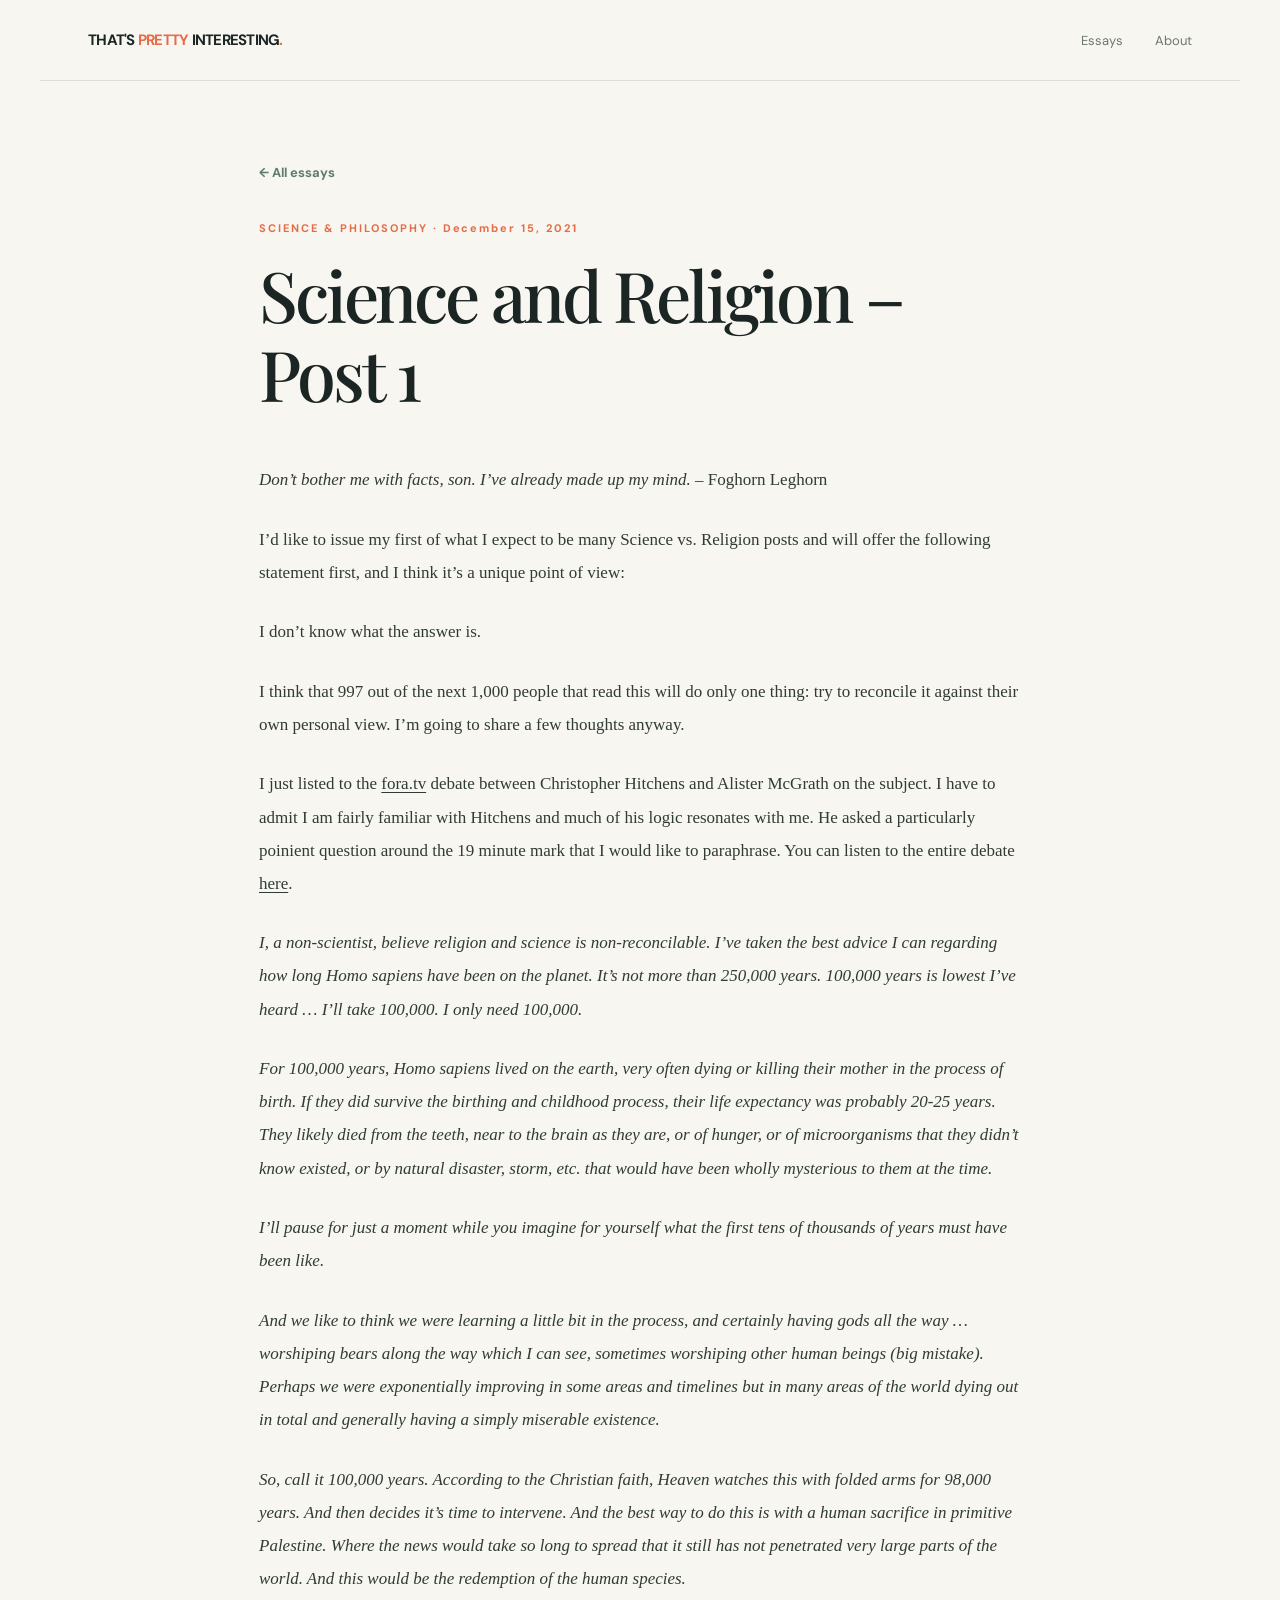
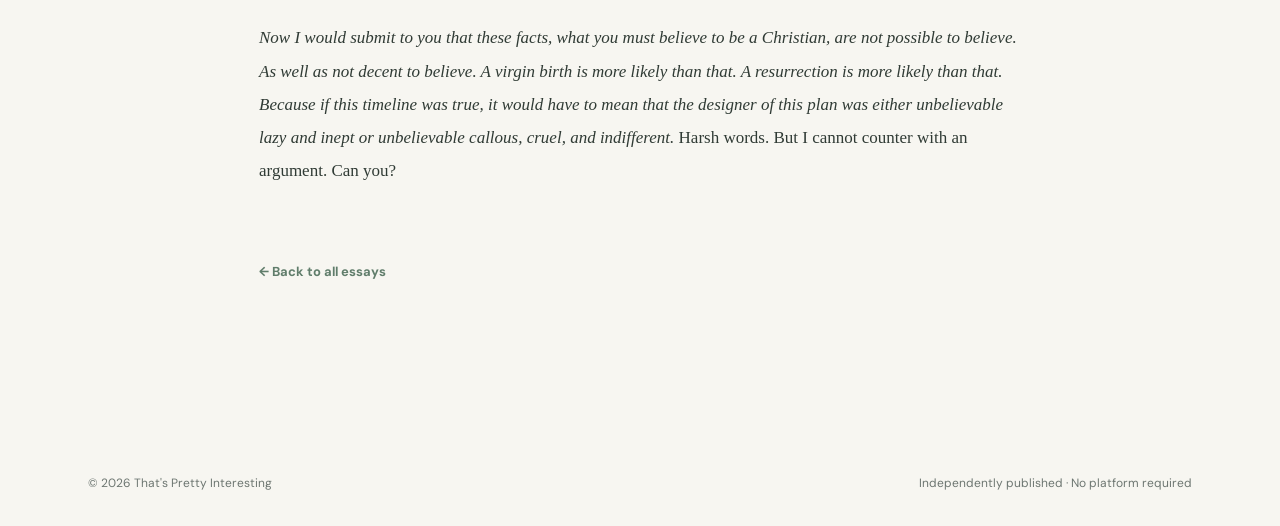
<file: post/science-and-religion-post-1.html>
<!doctype html><html lang="en"><head><meta charset="utf-8"><meta name="viewport" content="width=device-width,initial-scale=1"><meta name="description" content="Science and Religion – Post 1"><title>Science and Religion – Post 1 | That's Pretty Interesting</title><link rel="stylesheet" href="../style.css"></head><body><header class="top"><a class="brand" href="../index.html">THAT'S <em>PRETTY</em> INTERESTING<span class="dot">.</span></a><nav><a href="../index.html#essays">Essays</a><a href="../index.html#about">About</a></nav></header><main class="article-wrap"><a class="back" href="../index.html#essays">← All essays</a><div class="eyebrow">SCIENCE &amp; PHILOSOPHY · December 15, 2021</div><h1>Science and Religion – Post 1</h1><div class="article-body"><p><span><em><span><span>Don’t bother me with facts, son. I’ve already made up my mind.</span></span></em><span>
</span><span>
</span><span><span> – Foghorn Leghorn</span></span></span></p>
<p><span><span><span>I’d like to issue my first of what I expect to be many Science vs. Religion posts and will offer the following statement first, and I think it’s a unique point of view:</span></span></span></p>
<p><span><span><span>I don’t know what the answer is.</span></span></span></p>
<p><span><span><span>I think that 997 out of the next 1,000 people that read this will do only one thing: try to reconcile it against their own personal view. I’m going to share a few thoughts anyway.</span></span></span></p>
<p><span><span><span>I just listed to the </span></span><a href="http://www.fora.tv/"><span>fora.tv</span></a><span><span> debate between Christopher Hitchens and Alister McGrath on the subject. I have to admit I am fairly familiar with Hitchens and much of his logic resonates with me. He asked a particularly poinient question around the 19 minute mark that I would like to paraphrase. You can listen to the entire debate </span></span><a href="http://fora.tv/2007/10/11/Christopher_Hitchens_Debates_Alister_McGrath"><span>here</span></a><span><span>.</span></span></span></p>
<p><span><em><span><span>I, a non-scientist, believe religion and science is non-reconcilable. I’ve taken the best advice I can regarding how long Homo sapiens have been on the planet. It’s not more than 250,000 years. 100,000 years is lowest I’ve heard … I’ll take 100,000. I only need 100,000.</span></span></em></span></p>
<p><span><em><span><span>For 100,000 years, Homo sapiens lived on the earth, very often dying or killing their mother in the process of birth. If they did survive the birthing and childhood process, their life expectancy was probably 20-25 years. They likely died from the teeth, near to the brain as they are, or of hunger, or of microorganisms that they didn’t know existed, or by natural disaster, storm, etc. that would have been wholly mysterious to them at the time.</span></span></em></span></p>
<p><span><em><span><span>I’ll pause for just a moment while you imagine for yourself what the first tens of thousands of years must have been like.</span></span></em></span></p>
<p><span><em><span><span>And we like to think we were learning a little bit in the process, and certainly having gods all the way … worshiping bears along the way which I can see, sometimes worshiping other human beings (big mistake). Perhaps we were exponentially improving in some areas and timelines but in many areas of the world dying out in total and generally having a simply miserable existence.</span></span></em></span></p>
<p><span><em><span><span>So, call it 100,000 years. According to the Christian faith, Heaven watches this with folded arms for 98,000 years. And then decides it’s time to intervene. And the best way to do this is with a human sacrifice in primitive Palestine. Where the news would take so long to spread that it still has not penetrated very large parts of the world. And this would be the redemption of the human species.</span></span></em></span></p>
<p><span><em><span><span>Now I would submit to you that these facts, what you must believe to be a Christian, are not possible to believe. As well as not decent to believe. A virgin birth is more likely than that. A resurrection is more likely than that. Because if this timeline was true, it would have to mean that the designer of this plan was either unbelievable lazy and inept or unbelievable callous, cruel, and indifferent.</span></span></em><span>
</span><span>
</span><span><span> Harsh words. But I cannot counter with an argument. Can you?</span></span></span></p></div><a class="back" href="../index.html#essays">← Back to all essays</a></main><footer><span>© <span id="year">2026</span> That's Pretty Interesting</span><span>Independently published · No platform required</span></footer><script>document.getElementById('year').textContent=new Date().getFullYear()</script></body></html>
</file>
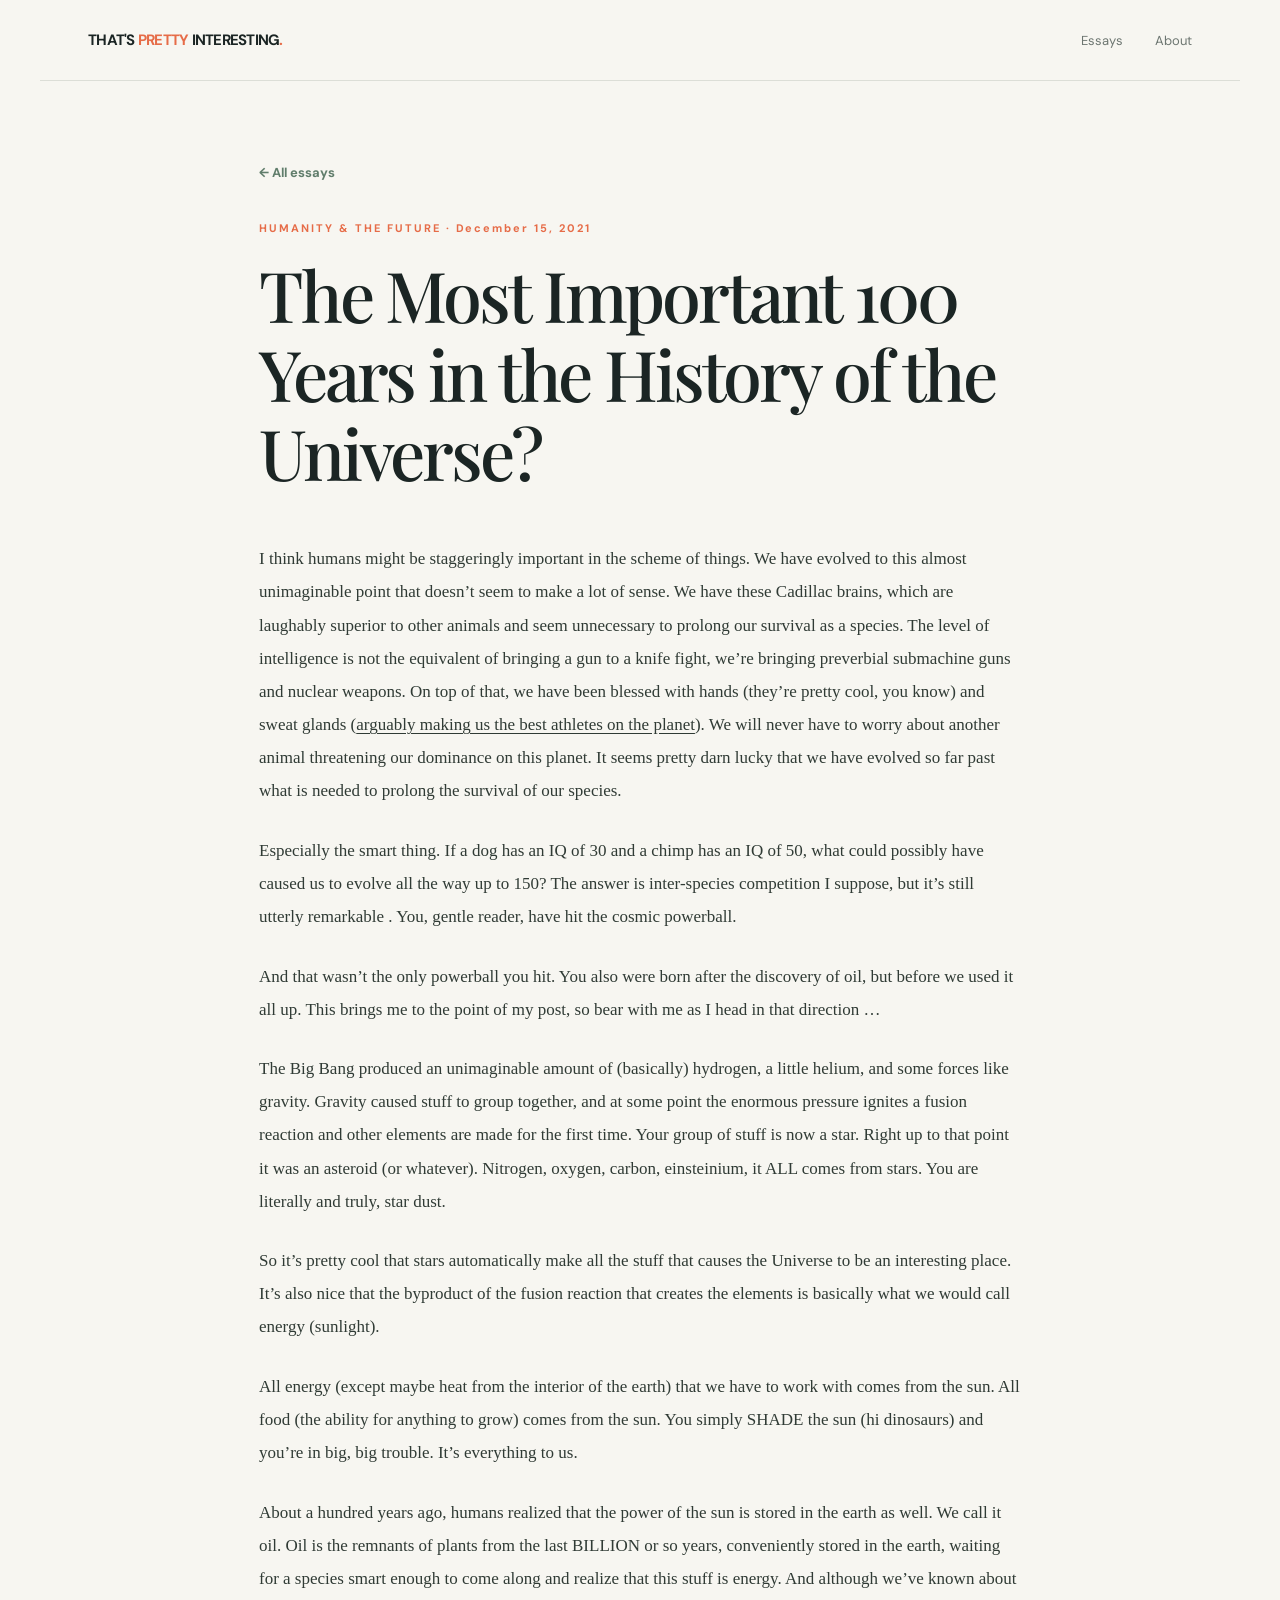
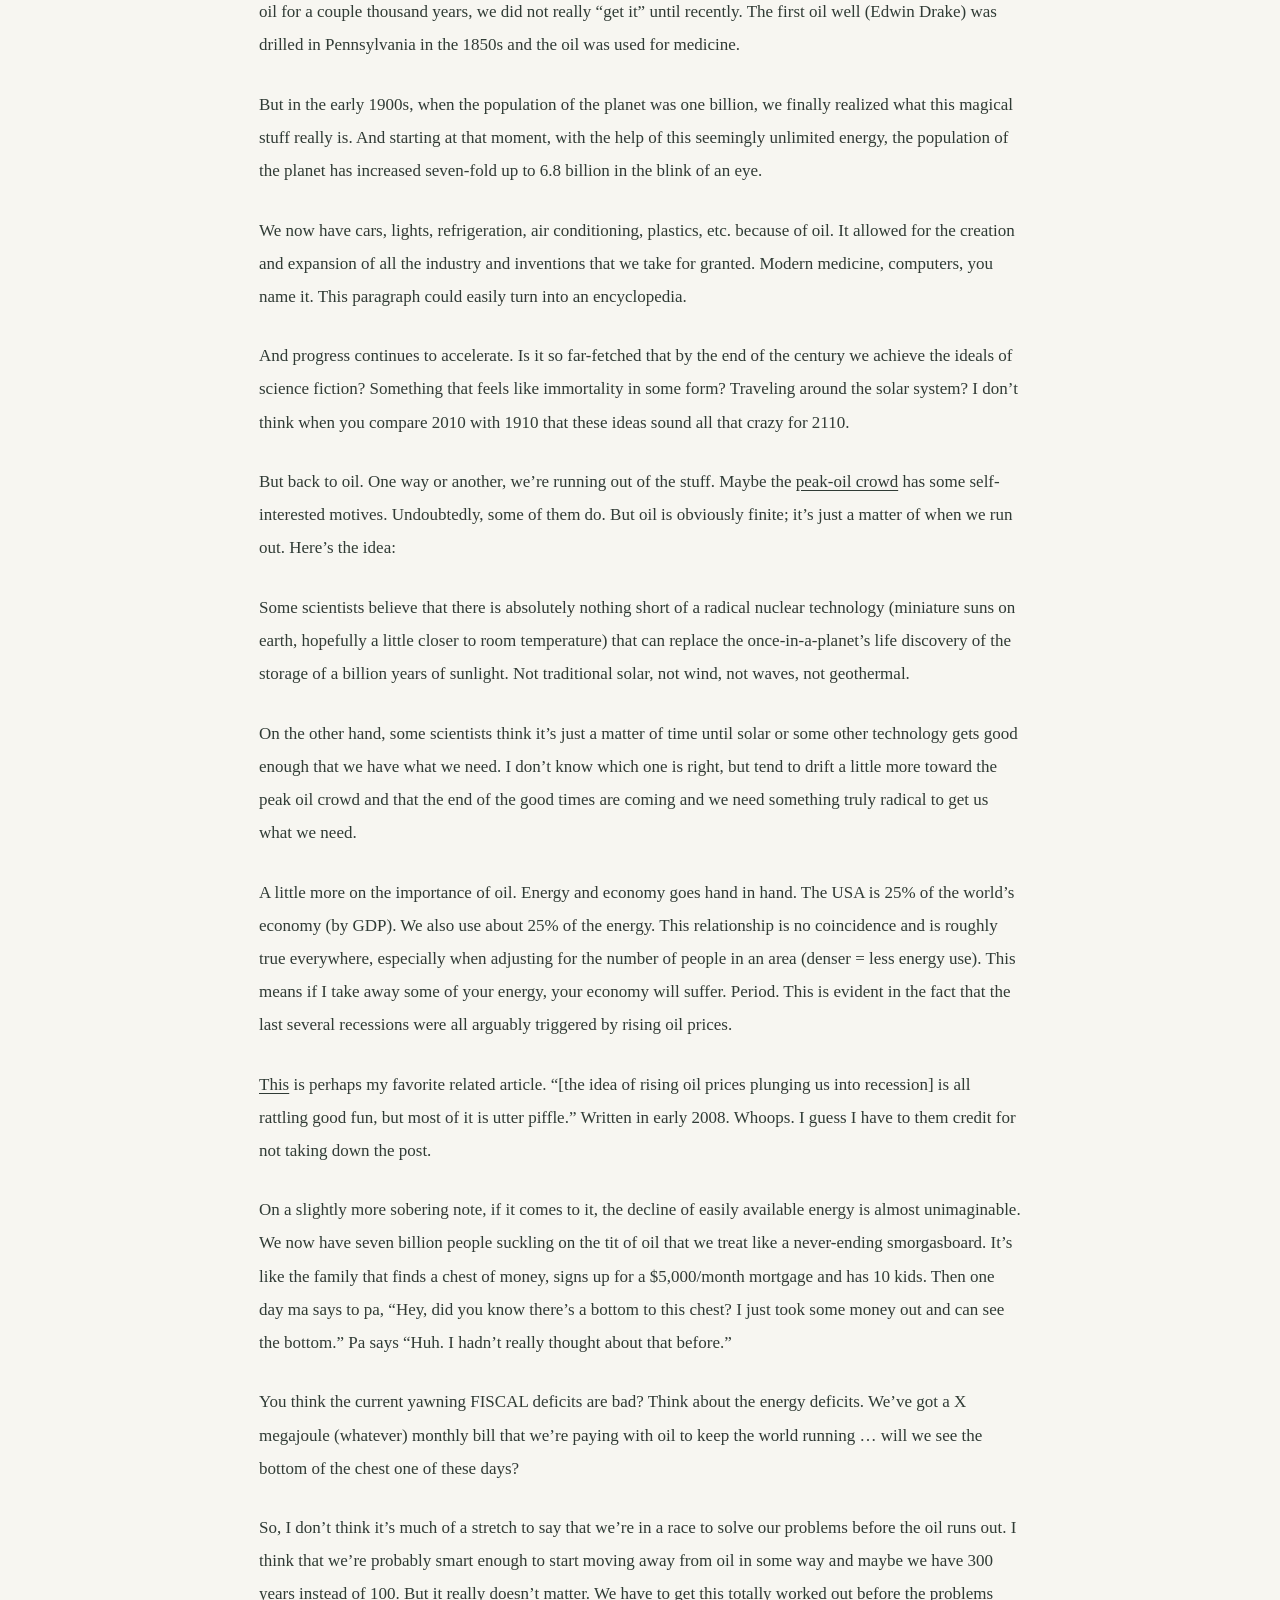
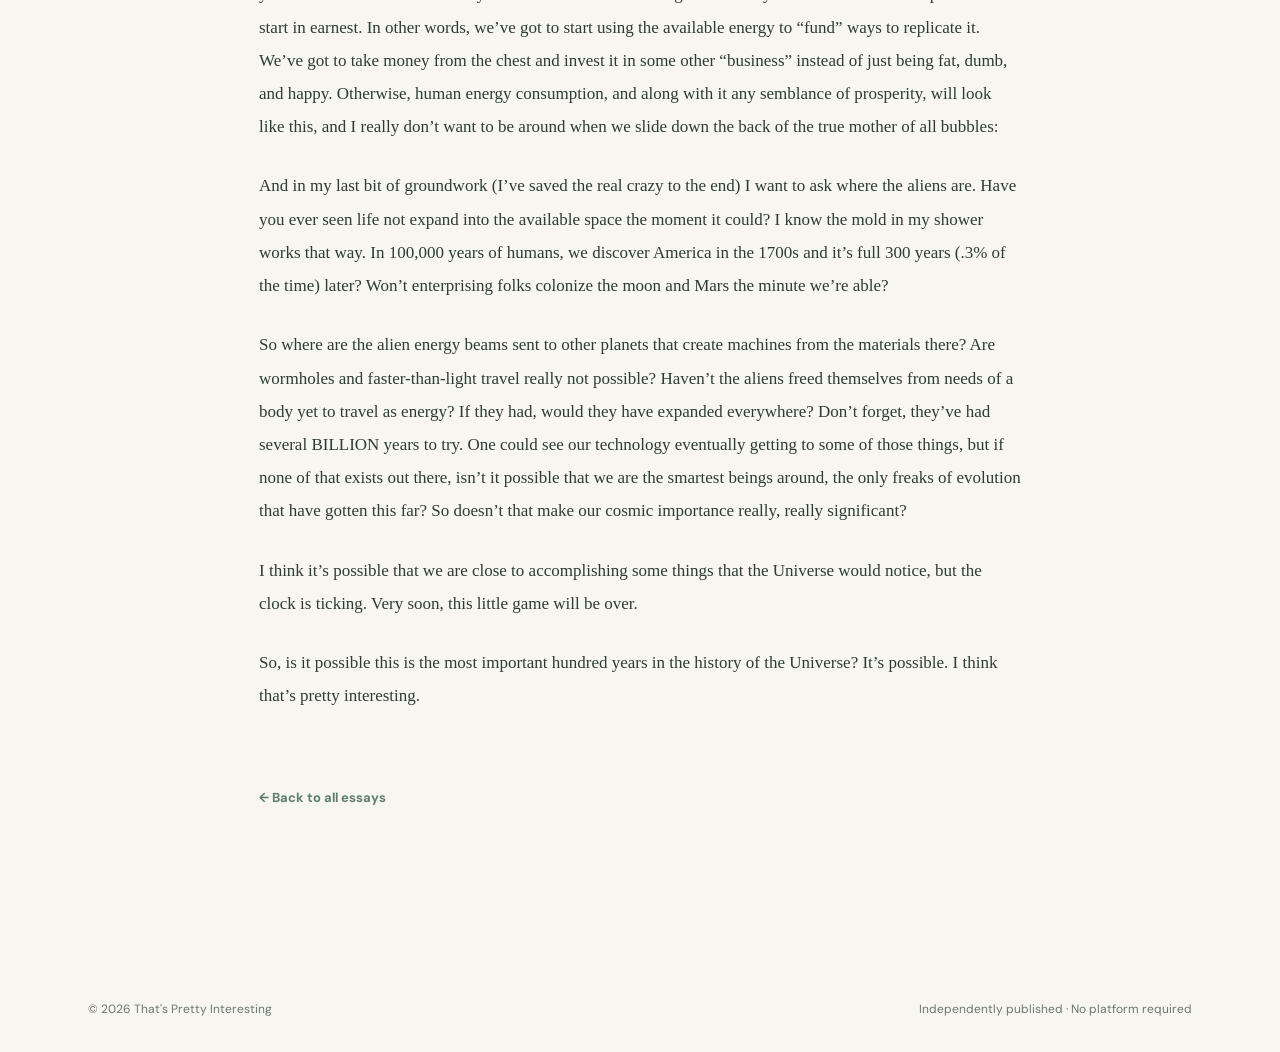
<file: post/the-most-important-100-years-in-the-history-of-the-universe.html>
<!doctype html><html lang="en"><head><meta charset="utf-8"><meta name="viewport" content="width=device-width,initial-scale=1"><meta name="description" content="The Most Important 100 Years in the History of the Universe?"><title>The Most Important 100 Years in the History of the Universe? | That's Pretty Interesting</title><link rel="stylesheet" href="../style.css"></head><body><header class="top"><a class="brand" href="../index.html">THAT'S <em>PRETTY</em> INTERESTING<span class="dot">.</span></a><nav><a href="../index.html#essays">Essays</a><a href="../index.html#about">About</a></nav></header><main class="article-wrap"><a class="back" href="../index.html#essays">← All essays</a><div class="eyebrow">HUMANITY &amp; THE FUTURE · December 15, 2021</div><h1>The Most Important 100 Years in the History of the Universe?</h1><div class="article-body"><p><span><span><span>I think humans might be staggeringly important in the scheme of things. We have evolved to this almost unimaginable point that doesn’t seem to make a lot of sense. We have these Cadillac brains, which are laughably superior to other animals and seem unnecessary to prolong our survival as a species. The level of intelligence is not the equivalent of bringing a gun to a knife fight, we’re bringing preverbial submachine guns and nuclear weapons. On top of that, we have been blessed with hands (they’re pretty cool, you know) and sweat glands (</span></span><a href="http://www.salaminder.com/2010/01/endurance-running-human-evolution/"><span>arguably making us the best athletes on the planet</span></a><span><span>). We will never have to worry about another animal threatening our dominance on this planet. It seems pretty darn lucky that we have evolved so far past what is needed to prolong the survival of our species.</span></span></span></p>
<p><span><span><span>Especially the smart thing. If a dog has an IQ of 30 and a chimp has an IQ of 50, what could possibly have caused us to evolve all the way up to 150? The answer is inter-species competition I suppose, but it’s still utterly remarkable . You, gentle reader, have hit the cosmic powerball.</span></span></span></p>
<p><span><span><span>And that wasn’t the only powerball you hit. You also were born after the discovery of oil, but before we used it all up. This brings me to the point of my post, so bear with me as I head in that direction …</span></span></span></p>
<p><span><span><span>The Big Bang produced an unimaginable amount of (basically) hydrogen, a little helium, and some forces like gravity. Gravity caused stuff to group together, and at some point the enormous pressure ignites a fusion reaction and other elements are made for the first time. Your group of stuff is now a star. Right up to that point it was an asteroid (or whatever). Nitrogen, oxygen, carbon, einsteinium, it ALL comes from stars. You are literally and truly, star dust.</span></span></span></p>
<p><span><span><span>So it’s pretty cool that stars automatically make all the stuff that causes the Universe to be an interesting place. It’s also nice that the byproduct of the fusion reaction that creates the elements is basically what we would call energy (sunlight).</span></span></span></p>
<p><span><span><span>All energy (except maybe heat from the interior of the earth) that we have to work with comes from the sun. All food (the ability for anything to grow) comes from the sun. You simply SHADE the sun (hi dinosaurs) and you’re in big, big trouble. It’s everything to us.</span></span></span></p>
<p><span><span><span>About a hundred years ago, humans realized that the power of the sun is stored in the earth as well. We call it oil. Oil is the remnants of plants from the last BILLION or so years, conveniently stored in the earth, waiting for a species smart enough to come along and realize that this stuff is energy. And although we’ve known about oil for a couple thousand years, we did not really “get it” until recently. The first oil well (Edwin Drake) was drilled in Pennsylvania in the 1850s and the oil was used for medicine.</span></span></span></p>
<p><span><span><span>But in the early 1900s, when the population of the planet was one billion, we finally realized what this magical stuff really is. And starting at that moment, with the help of this seemingly unlimited energy, the population of the planet has increased seven-fold up to 6.8 billion in the blink of an eye.</span></span></span></p>
<p><span><span><span>We now have cars, lights, refrigeration, air conditioning, plastics, etc. because of oil. It allowed for the creation and expansion of all the industry and inventions that we take for granted. Modern medicine, computers, you name it. This paragraph could easily turn into an encyclopedia.</span></span></span></p>
<p><span><span><span>And progress continues to accelerate. Is it so far-fetched that by the end of the century we achieve the ideals of science fiction? Something that feels like immortality in some form? Traveling around the solar system? I don’t think when you compare 2010 with 1910 that these ideas sound all that crazy for 2110.</span></span></span></p>
<p><span><span><span>But back to oil. One way or another, we’re running out of the stuff. Maybe the </span></span><a href="http://www.energybulletin.net/primer.php"><span>peak-oil crowd</span></a><span><span> has some self-interested motives. Undoubtedly, some of them do. But oil is obviously finite; it’s just a matter of when we run out. Here’s the idea:</span></span></span></p>
<p><span><span><span>Some scientists believe that there is absolutely nothing short of a radical nuclear technology (miniature suns on earth, hopefully a little closer to room temperature) that can replace the once-in-a-planet’s life discovery of the storage of a billion years of sunlight. Not traditional solar, not wind, not waves, not geothermal.</span></span></span></p>
<p><span><span><span>On the other hand, some scientists think it’s just a matter of time until solar or some other technology gets good enough that we have what we need. I don’t know which one is right, but tend to drift a little more toward the peak oil crowd and that the end of the good times are coming and we need something truly radical to get us what we need.</span></span></span></p>
<p><span><span><span>A little more on the importance of oil. Energy and economy goes hand in hand. The USA is 25% of the world’s economy (by GDP). We also use about 25% of the energy. This relationship is no coincidence and is roughly true everywhere, especially when adjusting for the number of people in an area (denser = less energy use). This means if I take away some of your energy, your economy will suffer. Period. This is evident in the fact that the last several recessions were all arguably triggered by rising oil prices.</span></span></span></p>
<p><span><a href="http://www.buzzle.com/editorials/6-3-2004-55010.asp"><span>This</span></a><span><span> is perhaps my favorite related article. “[the idea of rising oil prices plunging us into recession] is all rattling good fun, but most of it is utter piffle.” Written in early 2008. Whoops. I guess I have to them credit for not taking down the post.</span></span></span></p>
<p><span><span><span>On a slightly more sobering note, if it comes to it, the decline of easily available energy is almost unimaginable. We now have seven billion people suckling on the tit of oil that we treat like a never-ending smorgasboard. It’s like the family that finds a chest of money, signs up for a $5,000/month mortgage and has 10 kids. Then one day ma says to pa, “Hey, did you know there’s a bottom to this chest? I just took some money out and can see the bottom.” Pa says “Huh. I hadn’t really thought about that before.”</span></span></span></p>
<p><span><span><span>You think the current yawning FISCAL deficits are bad? Think about the energy deficits. We’ve got a X megajoule (whatever) monthly bill that we’re paying with oil to keep the world running … will we see the bottom of the chest one of these days?</span></span></span></p>
<p><span><span><span>So, I don’t think it’s much of a stretch to say that we’re in a race to solve our problems before the oil runs out. I think that we’re probably smart enough to start moving away from oil in some way and maybe we have 300 years instead of 100. But it really doesn’t matter. We have to get this totally worked out before the problems start in earnest. In other words, we’ve got to start using the available energy to “fund” ways to replicate it. We’ve got to take money from the chest and invest it in some other “business” instead of just being fat, dumb, and happy. Otherwise, human energy consumption, and along with it any semblance of prosperity, will look like this, and I really don’t want to be around when we slide down the back of the true mother of all bubbles:</span></span></span></p>
<p><span><span><span>And in my last bit of groundwork (I’ve saved the real crazy to the end) I want to ask where the aliens are. Have you ever seen life not expand into the available space the moment it could? I know the mold in my shower works that way. In 100,000 years of humans, we discover America in the 1700s and it’s full 300 years (.3% of the time) later? Won’t enterprising folks colonize the moon and Mars the minute we’re able?</span></span></span></p>
<p><span><span><span>So where are the alien energy beams sent to other planets that create machines from the materials there? Are wormholes and faster-than-light travel really not possible? Haven’t the aliens freed themselves from needs of a body yet to travel as energy? If they had, would they have expanded everywhere? Don’t forget, they’ve had several BILLION years to try. One could see our technology eventually getting to some of those things, but if none of that exists out there, isn’t it possible that we are the smartest beings around, the only freaks of evolution that have gotten this far? So doesn’t that make our cosmic importance really, really significant?</span></span></span></p>
<p><span><span><span>I think it’s possible that we are close to accomplishing some things that the Universe would notice, but the clock is ticking. Very soon, this little game will be over.</span></span></span></p>
<p><span><span><span>So, is it possible this is the most important hundred years in the history of the Universe? It’s possible. I think that’s pretty interesting.</span></span></span></p></div><a class="back" href="../index.html#essays">← Back to all essays</a></main><footer><span>© <span id="year">2026</span> That's Pretty Interesting</span><span>Independently published · No platform required</span></footer><script>document.getElementById('year').textContent=new Date().getFullYear()</script></body></html>
</file>
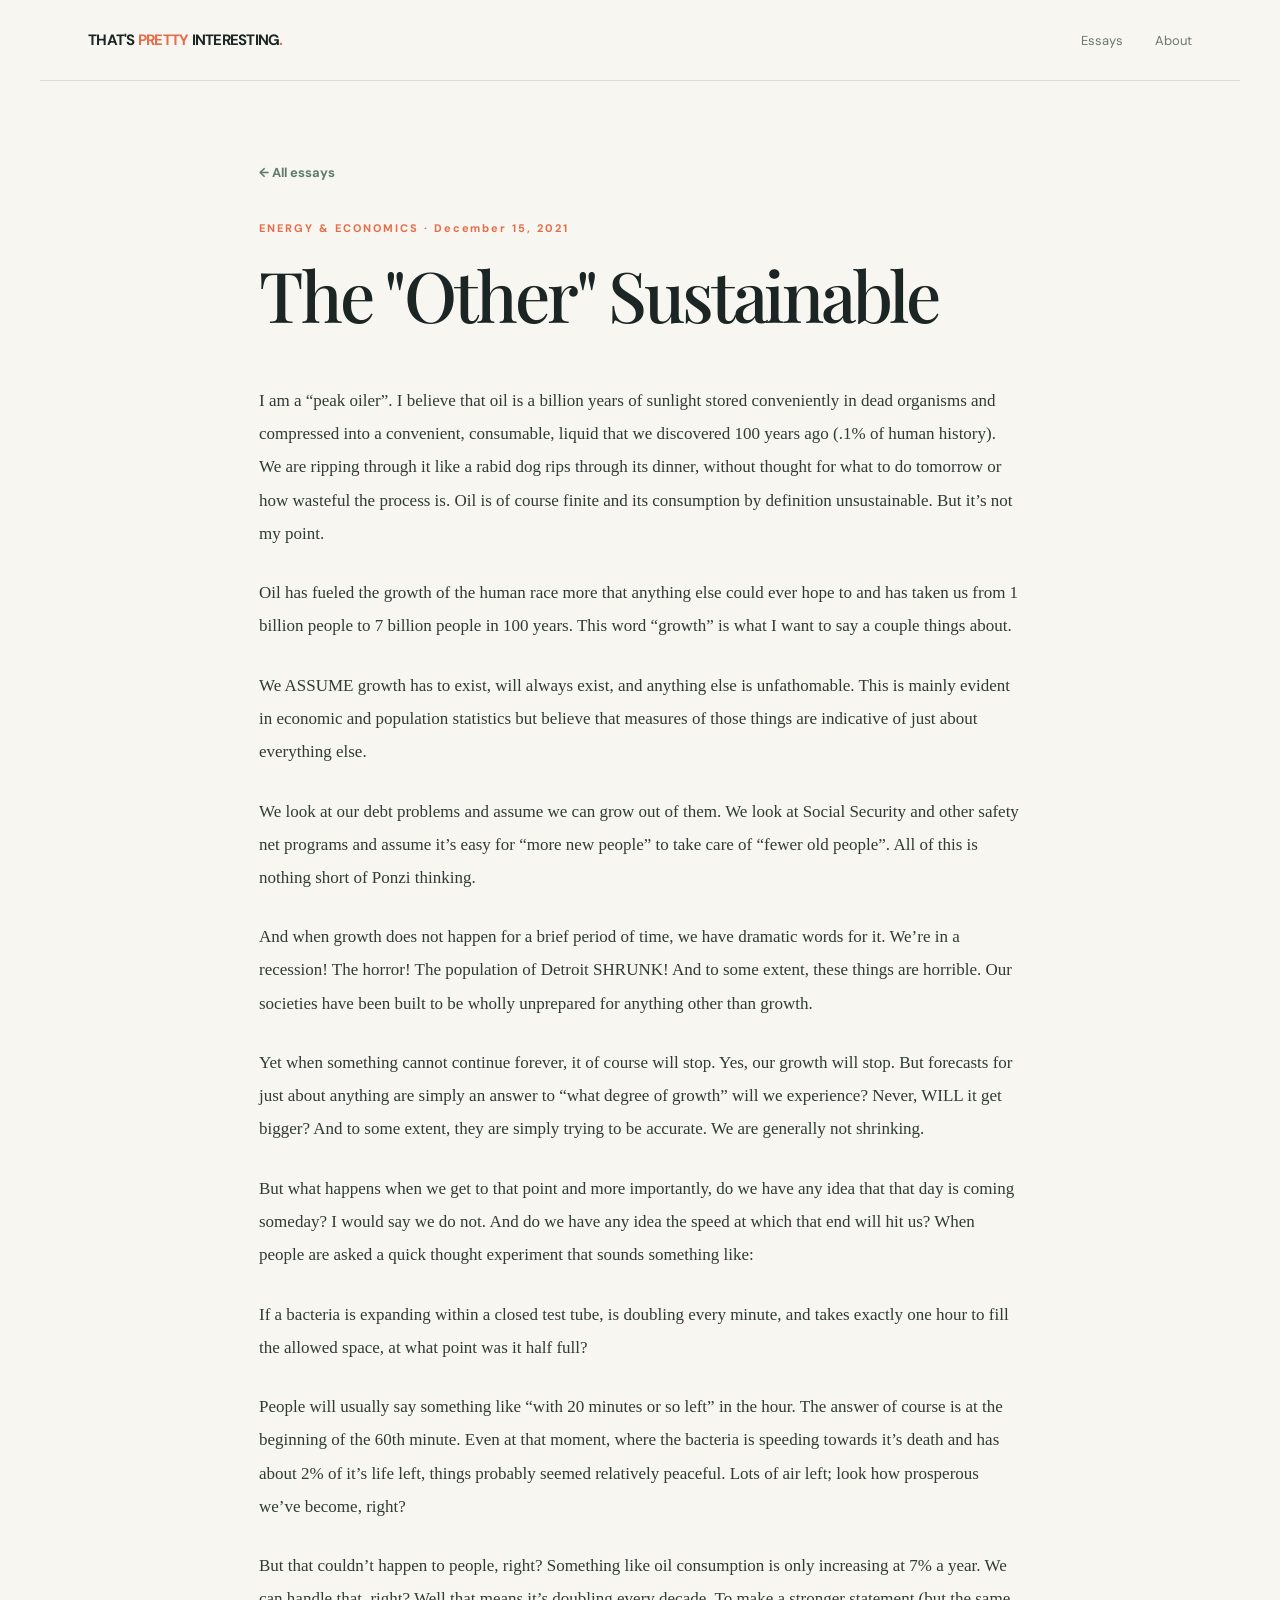
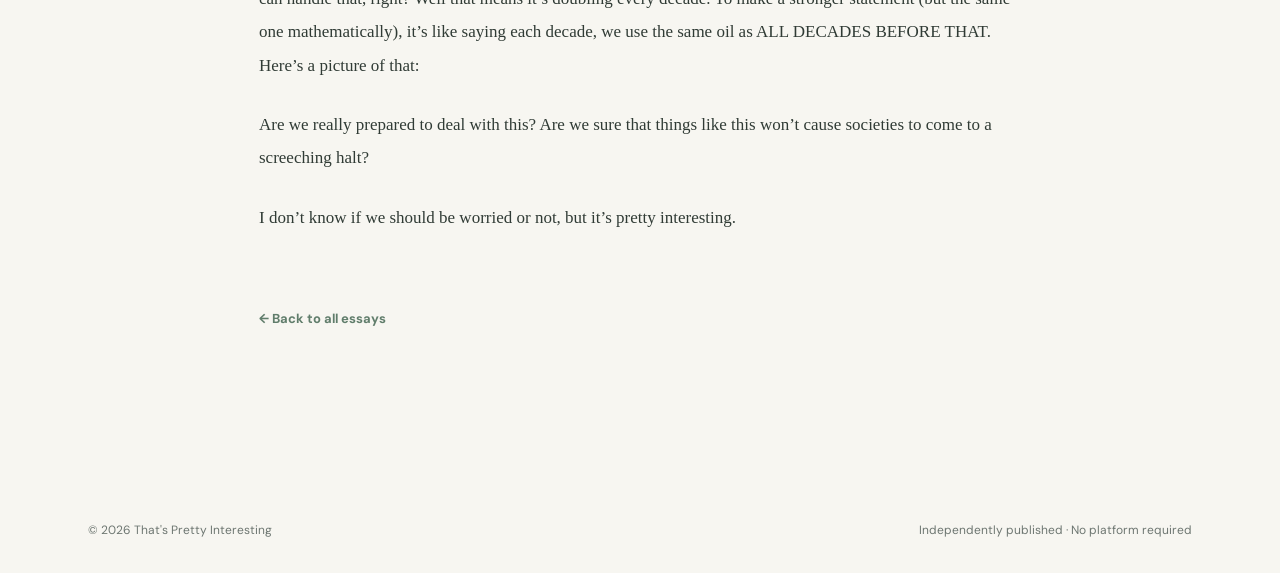
<file: post/the-other-sustainable.html>
<!doctype html><html lang="en"><head><meta charset="utf-8"><meta name="viewport" content="width=device-width,initial-scale=1"><meta name="description" content="The &quot;Other&quot; Sustainable"><title>The &quot;Other&quot; Sustainable | That's Pretty Interesting</title><link rel="stylesheet" href="../style.css"></head><body><header class="top"><a class="brand" href="../index.html">THAT'S <em>PRETTY</em> INTERESTING<span class="dot">.</span></a><nav><a href="../index.html#essays">Essays</a><a href="../index.html#about">About</a></nav></header><main class="article-wrap"><a class="back" href="../index.html#essays">← All essays</a><div class="eyebrow">ENERGY &amp; ECONOMICS · December 15, 2021</div><h1>The &quot;Other&quot; Sustainable</h1><div class="article-body"><p><span><span><span>I am a “peak oiler”. I believe that oil is a billion years of sunlight stored conveniently in dead organisms and compressed into a convenient, consumable, liquid that we discovered 100 years ago (.1% of human history). We are ripping through it like a rabid dog rips through its dinner, without thought for what to do tomorrow or how wasteful the process is. Oil is of course finite and its consumption by definition unsustainable. But it’s not my point.</span></span></span></p>
<p><span><span><span>Oil has fueled the growth of the human race more that anything else could ever hope to and has taken us from 1 billion people to 7 billion people in 100 years. This word “growth” is what I want to say a couple things about.</span></span></span></p>
<p><span><span><span>We ASSUME growth has to exist, will always exist, and anything else is unfathomable. This is mainly evident in economic and population statistics but believe that measures of those things are indicative of just about everything else.</span></span></span></p>
<p><span><span><span>We look at our debt problems and assume we can grow out of them. We look at Social Security and other safety net programs and assume it’s easy for “more new people” to take care of “fewer old people”. All of this is nothing short of Ponzi thinking.</span></span></span></p>
<p><span><span><span>And when growth does not happen for a brief period of time, we have dramatic words for it. We’re in a recession! The horror! The population of Detroit SHRUNK! And to some extent, these things are horrible. Our societies have been built to be wholly unprepared for anything other than growth.</span></span></span></p>
<p><span><span><span>Yet when something cannot continue forever, it of course will stop. Yes, our growth will stop. But forecasts for just about anything are simply an answer to “what degree of growth” will we experience? Never, WILL it get bigger? And to some extent, they are simply trying to be accurate. We are generally not shrinking.</span></span></span></p>
<p><span><span><span>But what happens when we get to that point and more importantly, do we have any idea that that day is coming someday? I would say we do not. And do we have any idea the speed at which that end will hit us? When people are asked a quick thought experiment that sounds something like:</span></span></span></p>
<p><span><span><span>If a bacteria is expanding within a closed test tube, is doubling every minute, and takes exactly one hour to fill the allowed space, at what point was it half full?</span></span></span></p>
<p><span><span><span>People will usually say something like “with 20 minutes or so left” in the hour. The answer of course is at the beginning of the 60th minute. Even at that moment, where the bacteria is speeding towards it’s death and has about 2% of it’s life left, things probably seemed relatively peaceful. Lots of air left; look how prosperous we’ve become, right?</span></span></span></p>
<p><span><span><span>But that couldn’t happen to people, right? Something like oil consumption is only increasing at 7% a year. We can handle that, right? Well that means it’s doubling every decade. To make a stronger statement (but the same one mathematically), it’s like saying each decade, we use the same oil as ALL DECADES BEFORE THAT. Here’s a picture of that:</span></span></span></p>
<p><span><span><span>Are we really prepared to deal with this? Are we sure that things like this won’t cause societies to come to a screeching halt?</span></span></span></p>
<p><span><span><span>I don’t know if we should be worried or not, but it’s pretty interesting.</span></span></span></p></div><a class="back" href="../index.html#essays">← Back to all essays</a></main><footer><span>© <span id="year">2026</span> That's Pretty Interesting</span><span>Independently published · No platform required</span></footer><script>document.getElementById('year').textContent=new Date().getFullYear()</script></body></html>
</file>
<file: style.css>
@import url('https://fonts.googleapis.com/css2?family=DM+Sans:wght@400;500;600;700&family=Playfair+Display:ital,wght@0,500;0,600;1,500&display=swap');
:root{--bg:#f7f6f1;--ink:#1b2524;--muted:#6d7671;--line:#dcded7;--accent:#e66c48}*{box-sizing:border-box}html{scroll-behavior:smooth}body{margin:0;background:var(--bg);color:var(--ink);font-family:'DM Sans',sans-serif}a{color:inherit;text-decoration:none}.top{max-width:1200px;margin:auto;padding:30px 48px;display:flex;align-items:center;justify-content:space-between;border-bottom:1px solid var(--line)}.brand{font-size:15px;font-weight:700;letter-spacing:-.05em}.brand em{font-style:normal;color:var(--accent)}.dot{color:var(--accent)}nav{display:flex;gap:32px;font-size:13px;color:var(--muted)}nav a:hover{color:var(--accent)}main{max-width:1200px;margin:auto}.hero{position:relative;overflow:hidden;min-height:560px;padding:110px 48px 90px;border-bottom:1px solid var(--line)}.eyebrow{font-size:11px;letter-spacing:.18em;font-weight:700;color:var(--accent)}.eyebrow span{margin:0 10px}.hero h1{font:500 clamp(45px,6vw,86px)/1.12 'Playfair Display',Georgia,serif;letter-spacing:-.05em;max-width:810px;position:relative;z-index:1;margin:27px 0}.hero h1 i{color:#728c7c;font-weight:500}.hero p{max-width:475px;font-size:16px;line-height:1.8;color:var(--muted);position:relative;z-index:1}.explore{display:inline-flex;gap:38px;align-items:center;margin-top:28px;border-bottom:1px solid var(--ink);padding-bottom:12px;font-size:13px;font-weight:700;position:relative;z-index:1}.orb{position:absolute;width:410px;height:410px;right:-110px;top:65px;border-radius:50%;background:radial-gradient(circle at 30% 30%,#d8e2d1,#94a994 52%,#4d655e 80%);opacity:.27;filter:blur(2px)}.essays{padding:85px 48px 100px}.section-heading{display:flex;justify-content:space-between;align-items:end;margin-bottom:36px}.section-heading h2,.about h2{font:500 clamp(30px,4vw,48px)/1.2 'Playfair Display',Georgia,serif;letter-spacing:-.035em;margin:14px 0 0}.count{font-size:11px;letter-spacing:.1em;color:var(--muted)}.post{display:grid;grid-template-columns:55px 1fr 50px;gap:15px;padding:32px 8px;border-top:1px solid var(--line);transition:background .2s}.post:last-child{border-bottom:1px solid var(--line)}.post:hover{background:#eeefe9}.num,.date{font-size:12px;color:var(--muted)}.num{padding-top:4px}.tag{font-size:10px;letter-spacing:.15em;font-weight:700;color:var(--accent)}.post h3{font:500 clamp(24px,3vw,36px)/1.25 'Playfair Display',Georgia,serif;letter-spacing:-.025em;margin:10px 0}.post p{color:var(--muted);font-size:14px;line-height:1.6;margin:0 0 15px}.arrow{font-size:26px;text-align:right;color:var(--accent)}.about{background:#e9eee7;padding:85px 48px 100px}.about p{max-width:580px;line-height:1.9;color:#56645c}footer{max-width:1200px;margin:auto;display:flex;justify-content:space-between;padding:35px 48px;color:var(--muted);font-size:12px}@media(max-width:650px){.top{padding:22px}.brand{font-size:12px}nav{gap:15px}.hero{padding:80px 22px;min-height:520px}.orb{right:-270px;top:140px}.essays{padding:65px 22px}.post{grid-template-columns:28px 1fr 24px;gap:10px}.about{padding:65px 22px}footer{padding:30px 22px;gap:12px;flex-direction:column}}

/* Article pages */
.article-wrap{max-width:830px;margin:0 auto;padding:80px 34px 120px}.article-wrap h1{font:500 clamp(40px,6vw,70px)/1.13 'Playfair Display',Georgia,serif;letter-spacing:-.045em;margin:20px 0 50px}.article-body{font:17px/1.95 Georgia,serif;color:#303b35}.article-body p{margin:0 0 1.55em}.article-body a{text-decoration:underline;text-underline-offset:3px}.article-body h2,.article-body h3{font-family:'Playfair Display',Georgia,serif;line-height:1.3}.article-body blockquote{border-left:3px solid #728c7c;padding-left:24px;margin:30px 0}.back{display:inline-block;font-size:13px;font-weight:700;color:#607d6b;margin-bottom:40px}.article-body + .back{margin-top:50px}@media(max-width:650px){.article-wrap{padding:50px 22px 90px}.article-body{font-size:16px}}
</file>
